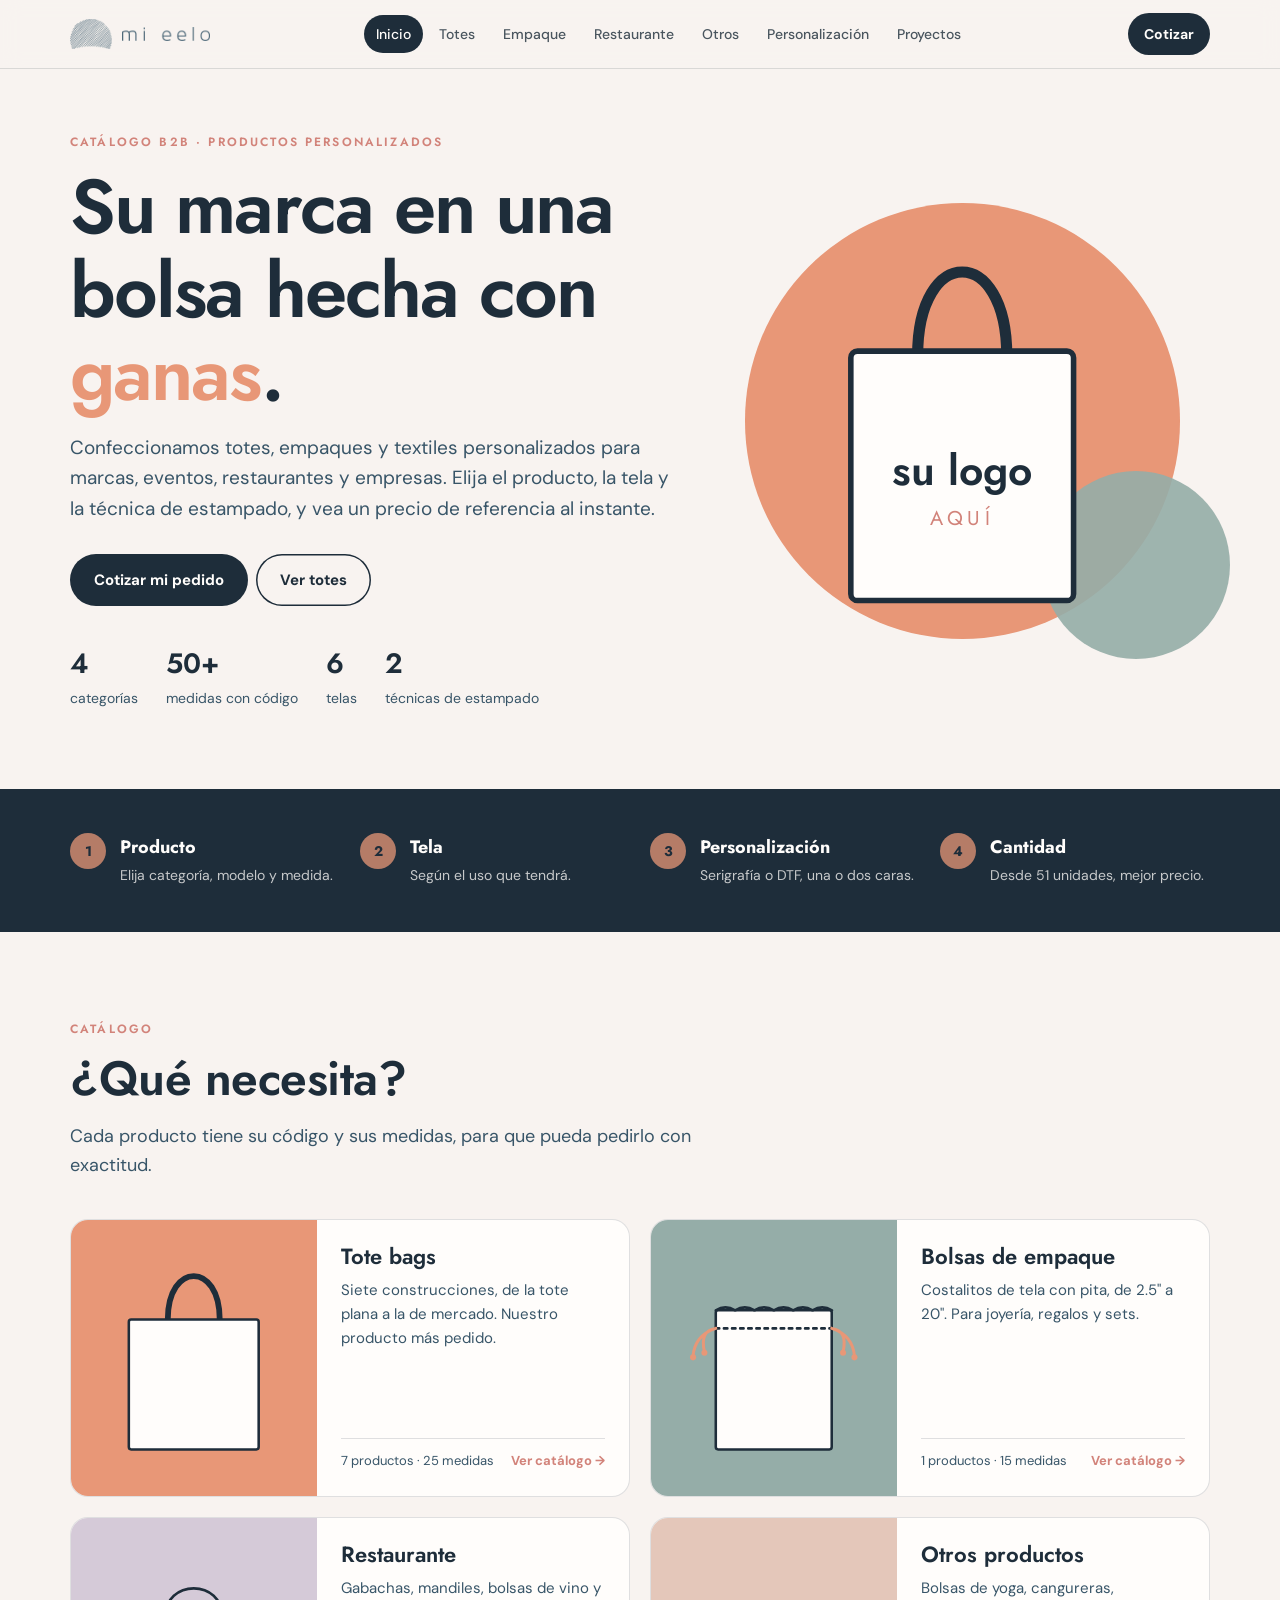
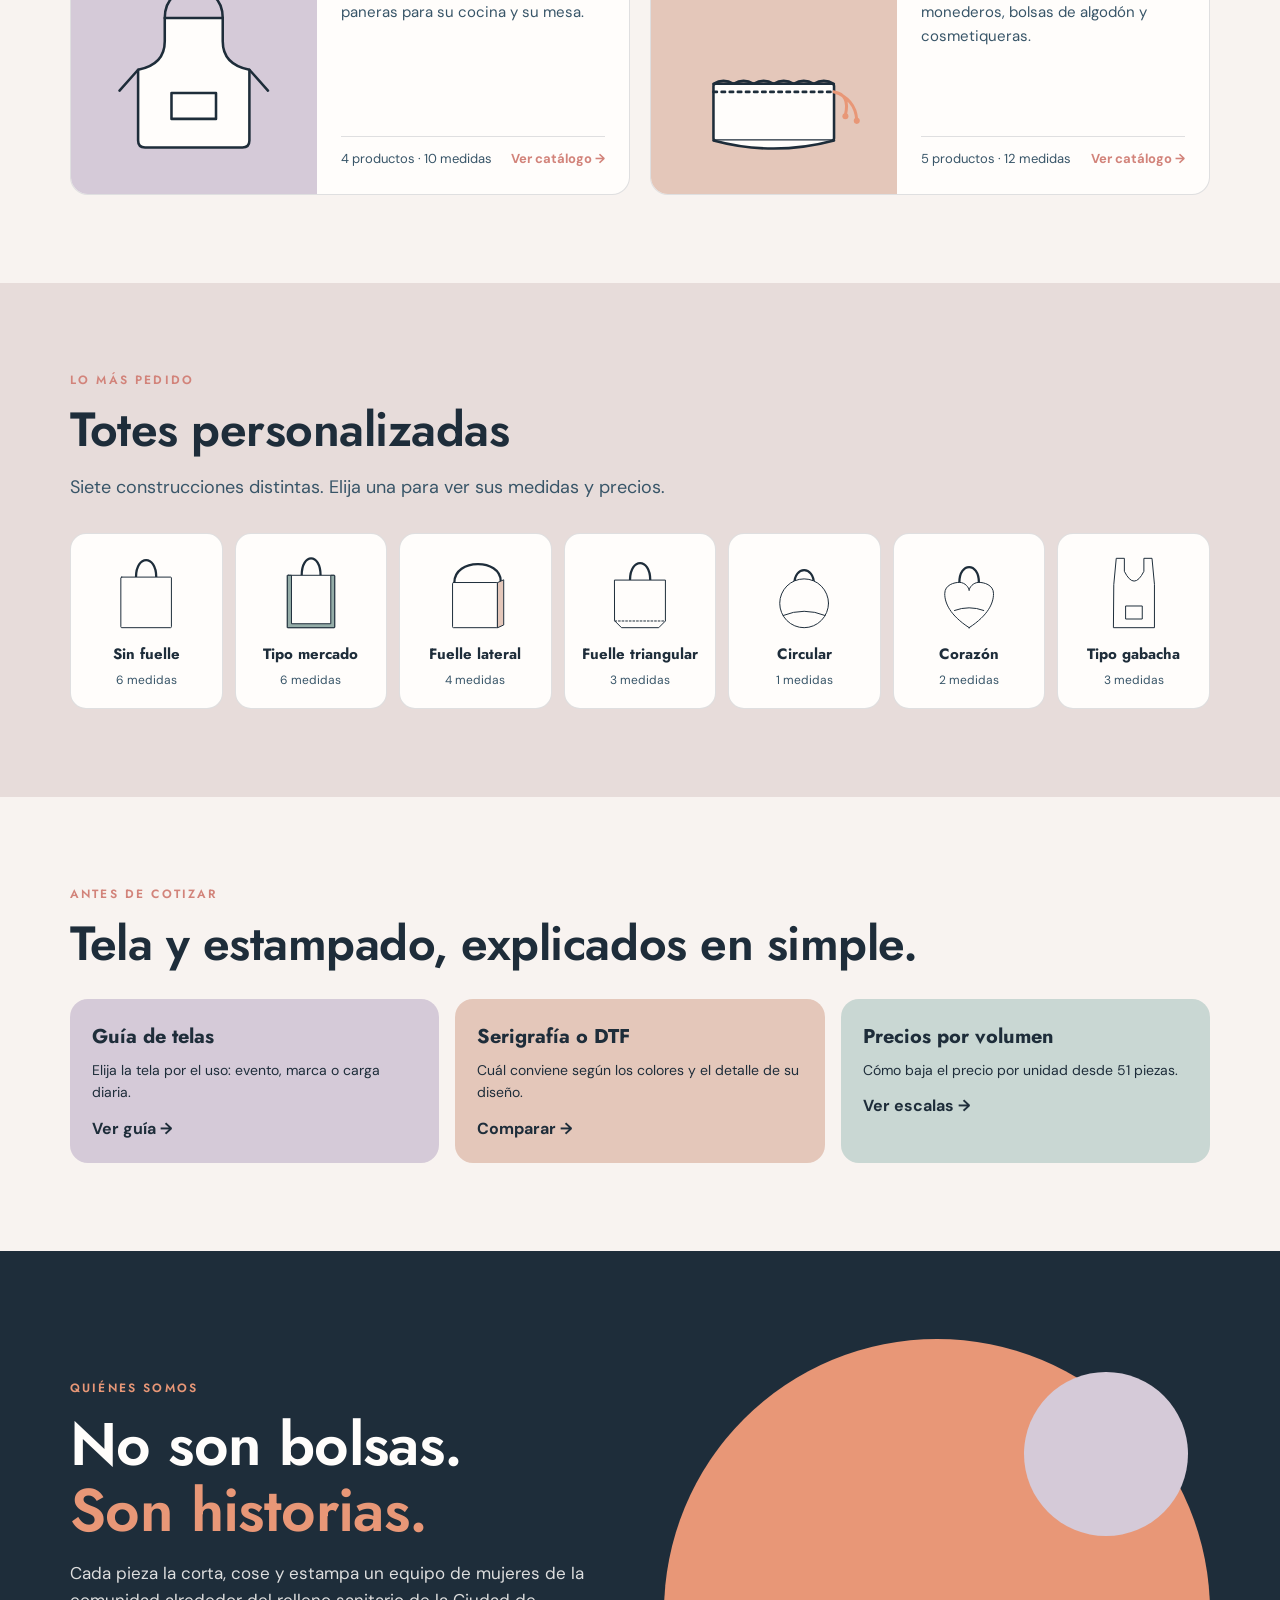
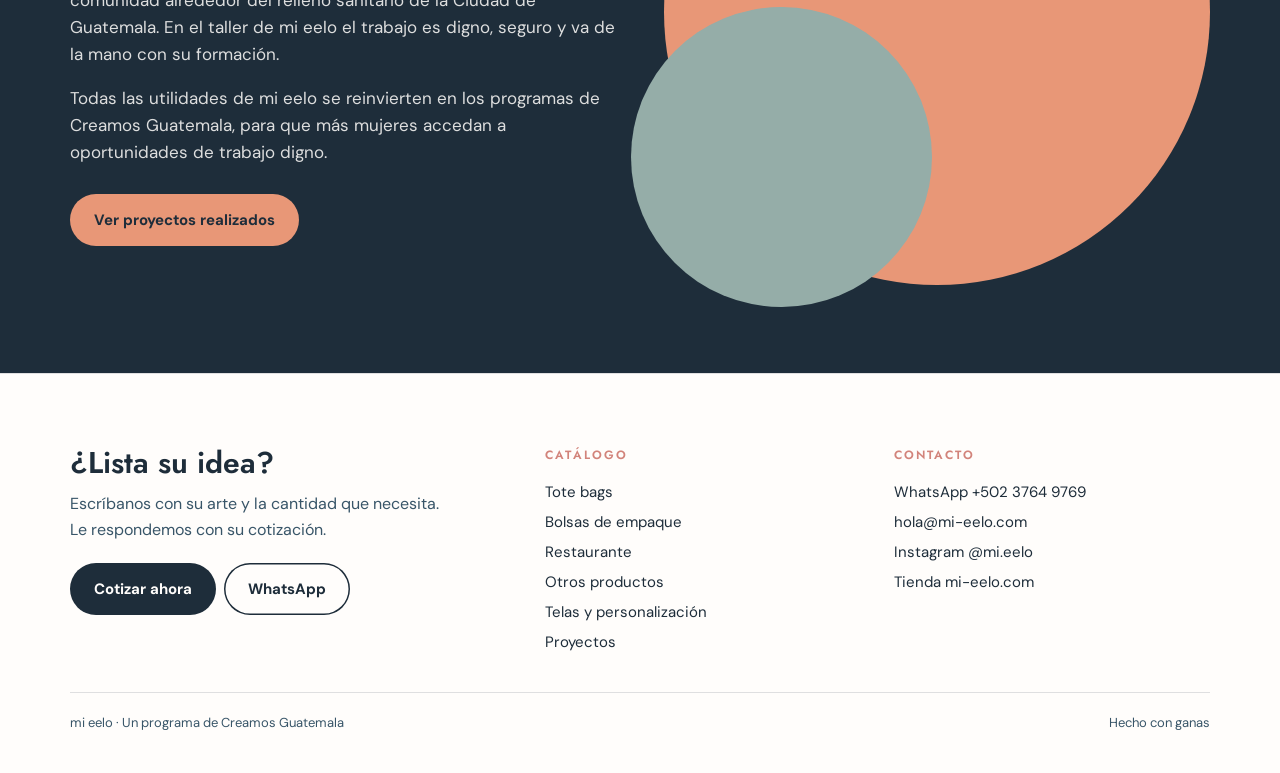
<file: index.html>
<!doctype html>
<html lang="es">
<head>
<meta charset="utf-8">
<meta name="viewport" content="width=device-width, initial-scale=1">
<title>mi eelo · Catálogo de productos personalizados</title>
<meta name="description" content="Totes, bolsas de empaque y textiles personalizados con serigrafía y DTF, con cotizador en línea.">
<link rel="preconnect" href="https://fonts.googleapis.com">
<link rel="preconnect" href="https://fonts.gstatic.com" crossorigin>
<link href="https://fonts.googleapis.com/css2?family=DM+Sans:opsz,wght@9..40,400;9..40,500;9..40,700&family=Jost:wght@400;500;600;700&display=swap" rel="stylesheet">
<link rel="stylesheet" href="assets/estilos.css?v=6">
</head>
<body data-pagina="inicio">
<div id="cargador" aria-hidden="true">
  <div class="cg-logo">
    <div class="cg-sol"><img src="assets/img/logo-sol.png" alt=""></div>
    <img class="cg-txt" src="assets/img/logo-texto.png" alt="">
    <div class="cg-barra"><i></i></div>
  </div>
</div>
<script>try{var c=document.getElementById('cargador');if(sessionStorage.getItem('mieelo-visto'))c.classList.add('rapido');sessionStorage.setItem('mieelo-visto','1')}catch(e){}</script>
<div id="encabezado"></div>
<header class="hero"><div class="wrap">
  <div>
    <div class="eyebrow">Catálogo B2B · Productos personalizados</div>
    <h1>Su marca en una bolsa hecha con <em>ganas</em>.</h1>
    <p class="lead">Confeccionamos totes, empaques y textiles personalizados para marcas, eventos, restaurantes y empresas. Elija el producto, la tela y la técnica de estampado, y vea un precio de referencia al instante.</p>
    <div class="botonera"><a href="cotizador.html" class="btn btn-primary">Cotizar mi pedido</a><a href="totes.html" class="btn btn-ghost">Ver totes</a></div>
    <div class="hero-meta"><div><b>4</b>categorías</div><div><b>50+</b>medidas con código</div><div><b>6</b>telas</div><div><b>2</b>técnicas de estampado</div></div>
  </div>
  <div class="hero-art" aria-hidden="true"><div class="sol"></div><div class="sol2"></div><svg viewBox="0 0 160 180" fill="none">
        <path d="M60 64 C60 14, 100 14, 100 64" stroke="#1E2D3A" stroke-width="5" stroke-linecap="round"/>
        <rect x="30" y="62" width="100" height="112" rx="3" fill="#FFFDFB" stroke="#1E2D3A" stroke-width="2.5"/>
        <text x="80" y="122" text-anchor="middle" font-family="Jost, sans-serif" font-size="19" font-weight="600" fill="#1E2D3A">su logo</text>
        <text x="80" y="140" text-anchor="middle" font-family="Jost, sans-serif" font-size="9" letter-spacing="2" fill="#D2837A">AQUÍ</text>
      </svg></div>
</div></header>

<div class="pasos"><div class="wrap"><ol>
  <li><span class="n">1</span><div><b>Producto</b><span>Elija categoría, modelo y medida.</span></div></li>
  <li><span class="n">2</span><div><b>Tela</b><span>Según el uso que tendrá.</span></div></li>
  <li><span class="n">3</span><div><b>Personalización</b><span>Serigrafía o DTF, una o dos caras.</span></div></li>
  <li><span class="n">4</span><div><b>Cantidad</b><span>Desde 51 unidades, mejor precio.</span></div></li>
</ol></div></div>

<section><div class="wrap">
  <div class="eyebrow">Catálogo</div>
  <h2>¿Qué necesita?</h2>
  <p class="lead">Cada producto tiene su código y sus medidas, para que pueda pedirlo con exactitud.</p>
  <div class="grid-cat" id="gridCategorias"></div>
</div></section>

<section style="background:var(--blush)"><div class="wrap">
  <div class="eyebrow">Lo más pedido</div>
  <h2>Totes personalizadas</h2>
  <p class="lead">Siete construcciones distintas. Elija una para ver sus medidas y precios.</p>
  <div class="atajos" id="atajosTotes"></div>
</div></section>

<section><div class="wrap">
  <div class="eyebrow">Antes de cotizar</div>
  <h2>Tela y estampado, explicados en simple.</h2>
  <div class="otras">
    <a class="cat-mini" href="personalizacion.html#telas" style="--c:var(--lila)"><b>Guía de telas</b><span>Elija la tela por el uso: evento, marca o carga diaria.</span><i>Ver guía →</i></a>
    <a class="cat-mini" href="personalizacion.html#tecnicas" style="--c:var(--arena)"><b>Serigrafía o DTF</b><span>Cuál conviene según los colores y el detalle de su diseño.</span><i>Comparar →</i></a>
    <a class="cat-mini" href="personalizacion.html#volumen" style="--c:#C9D7D3"><b>Precios por volumen</b><span>Cómo baja el precio por unidad desde 51 piezas.</span><i>Ver escalas →</i></a>
  </div>
</div></section>

<section class="historia"><div class="wrap">
  <div>
    <div class="eyebrow" style="color:var(--terra)">Quiénes somos</div>
    <h2>No son bolsas.<br><em>Son historias.</em></h2>
    <p>Cada pieza la corta, cose y estampa un equipo de mujeres de la comunidad alrededor del relleno sanitario de la Ciudad de Guatemala. En el taller de mi eelo el trabajo es digno, seguro y va de la mano con su formación.</p>
    <p>Todas las utilidades de mi eelo se reinvierten en los programas de Creamos Guatemala, para que más mujeres accedan a oportunidades de trabajo digno.</p>
    <div class="botonera" style="margin-top:28px"><a href="proyectos.html" class="btn btn-terra">Ver proyectos realizados</a></div>
  </div>
  <div class="circulos" aria-hidden="true">
    <i style="inset:0;background:var(--terra)"></i>
    <i style="width:55%;height:55%;left:-6%;bottom:-4%;background:var(--salvia)"></i>
    <i style="width:30%;height:30%;right:4%;top:6%;background:var(--lila)"></i>
  </div>
</div></section>
<div id="pie"></div>
<script src="assets/datos.js?v=6"></script>
<script src="assets/app.js?v=6"></script>
</body>
</html>
</file>
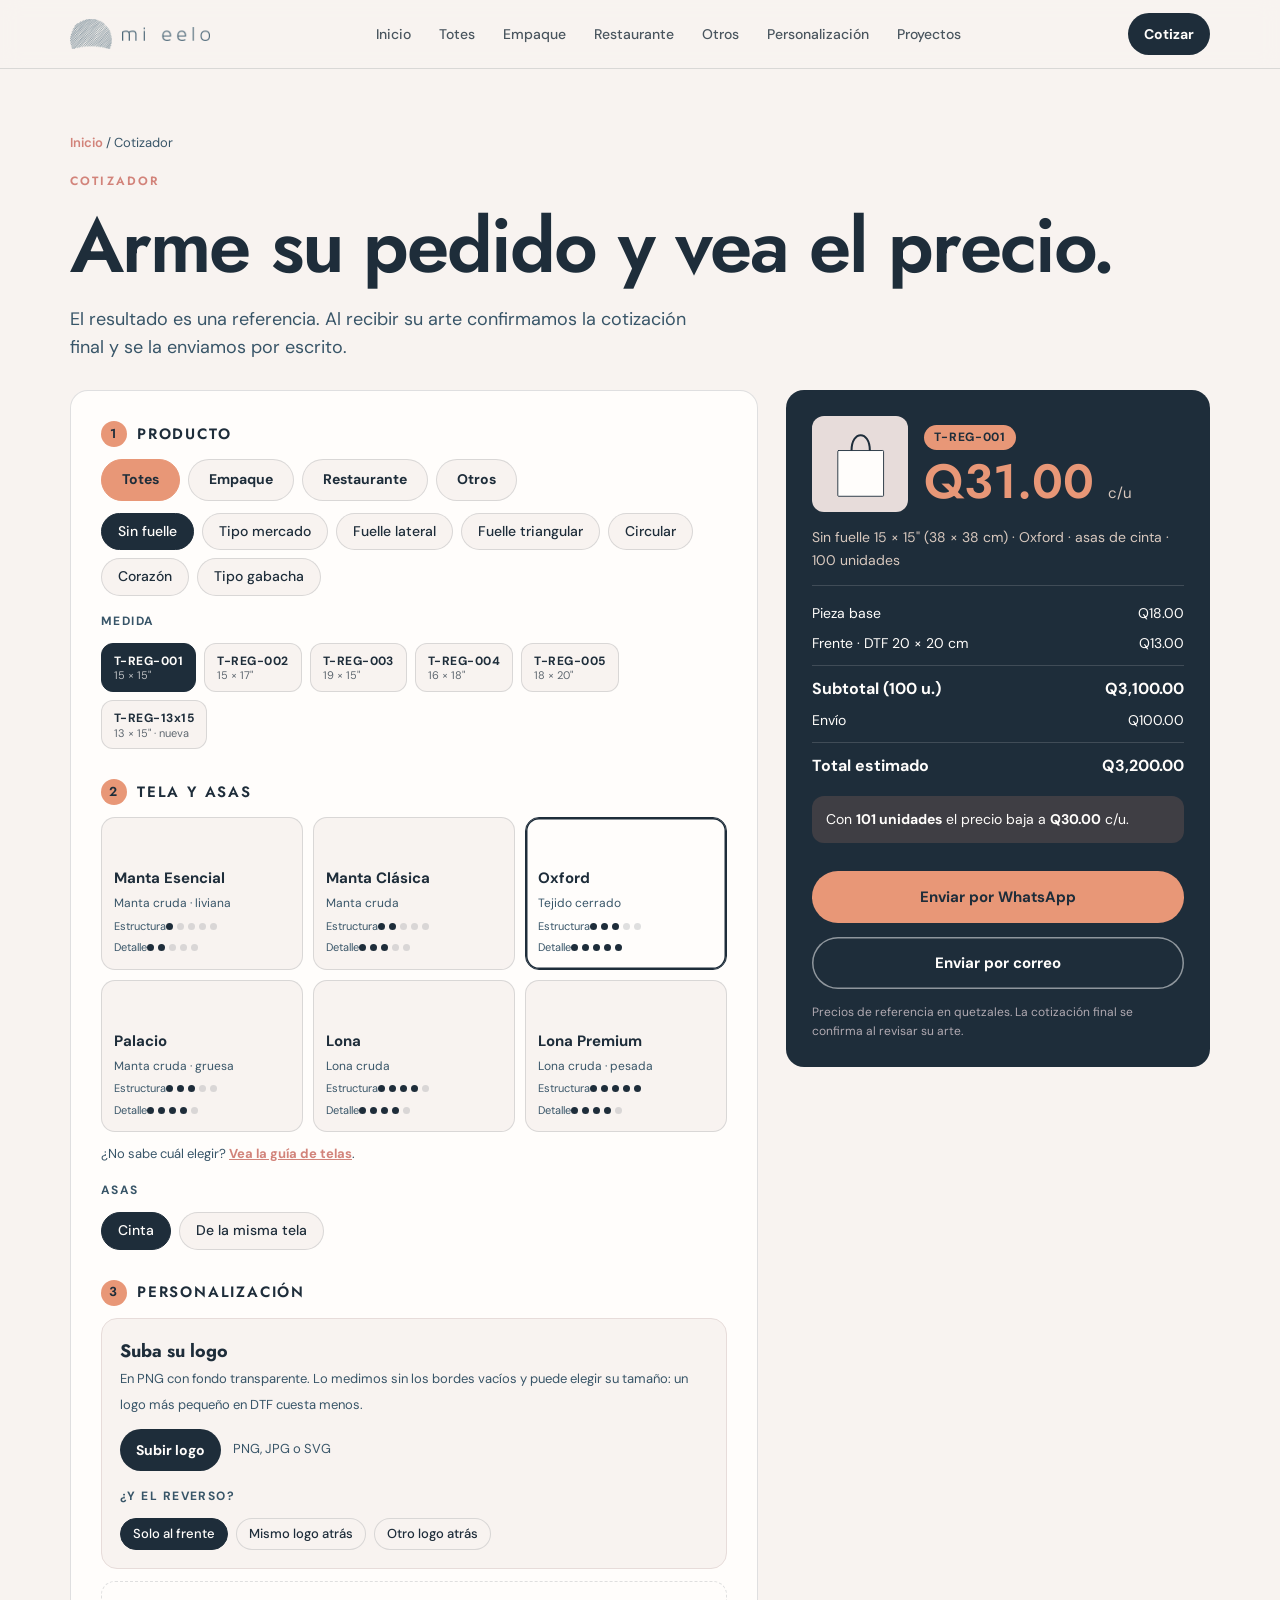
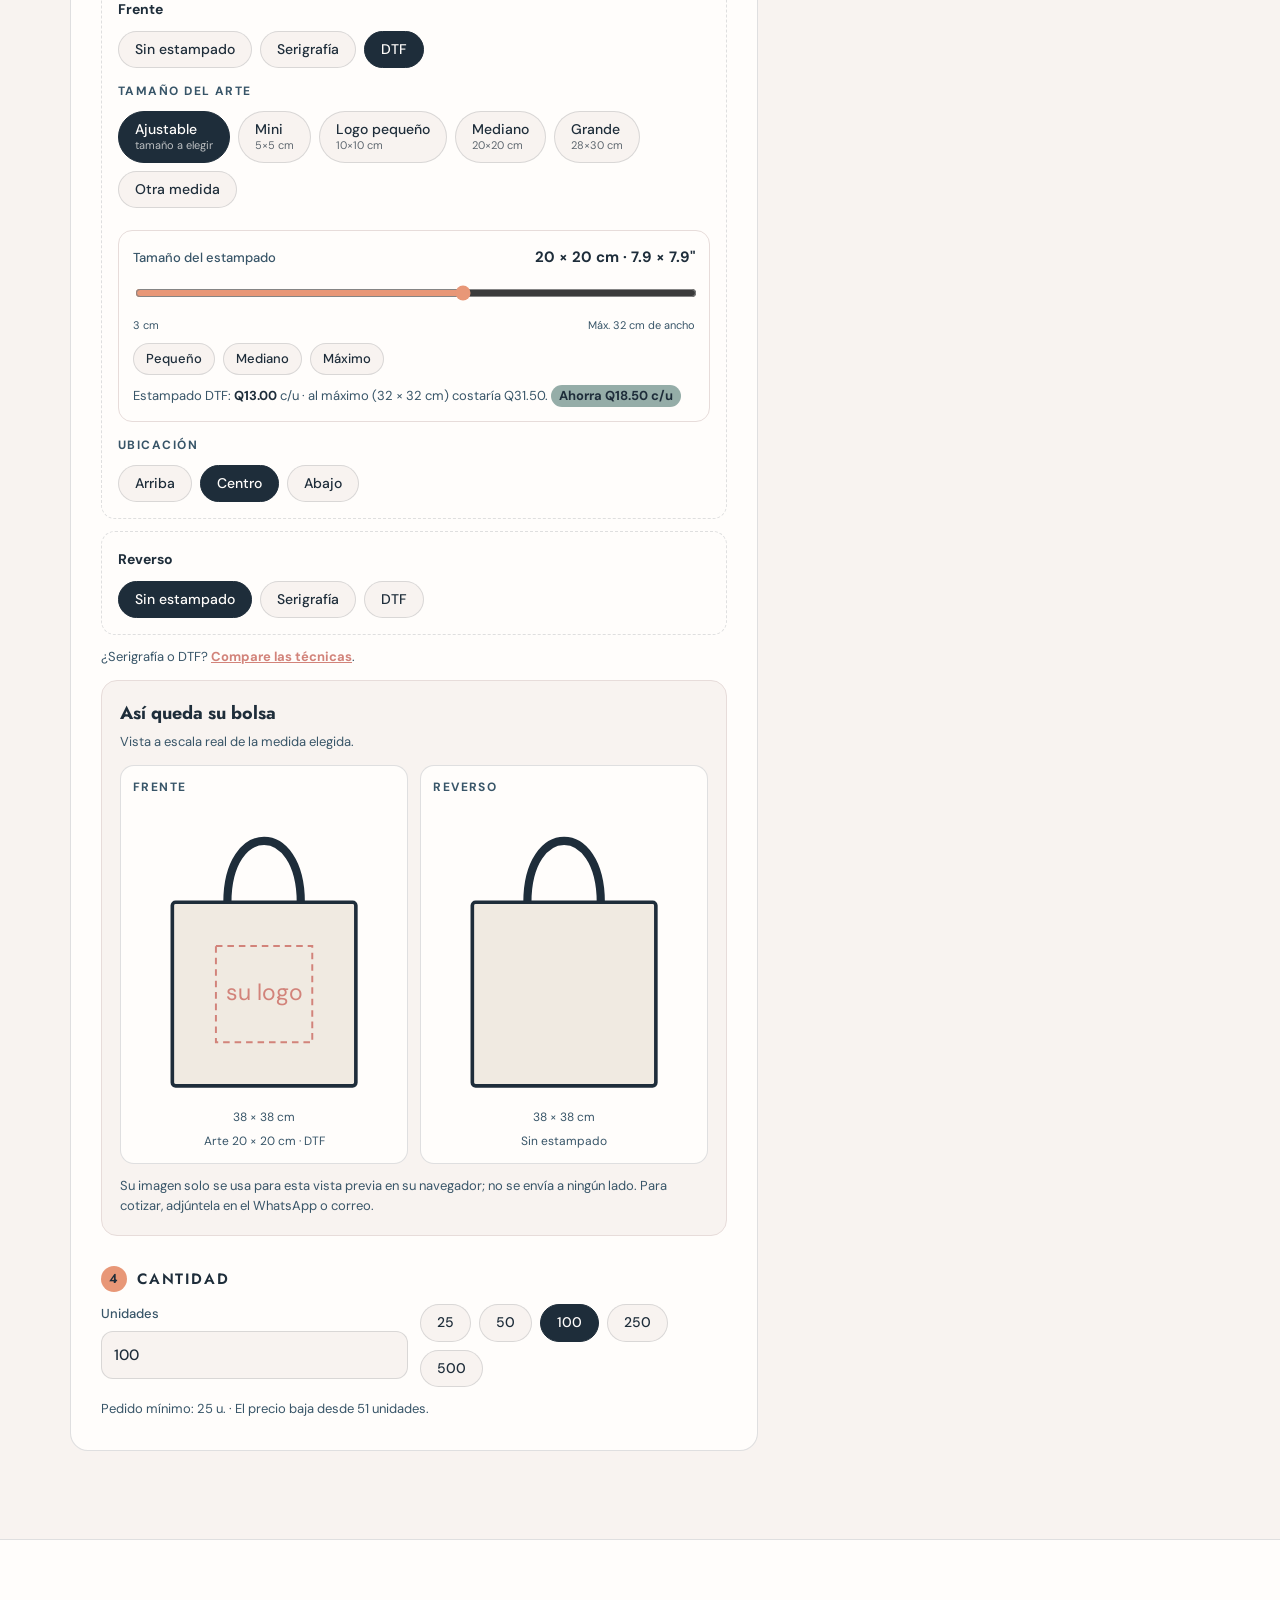
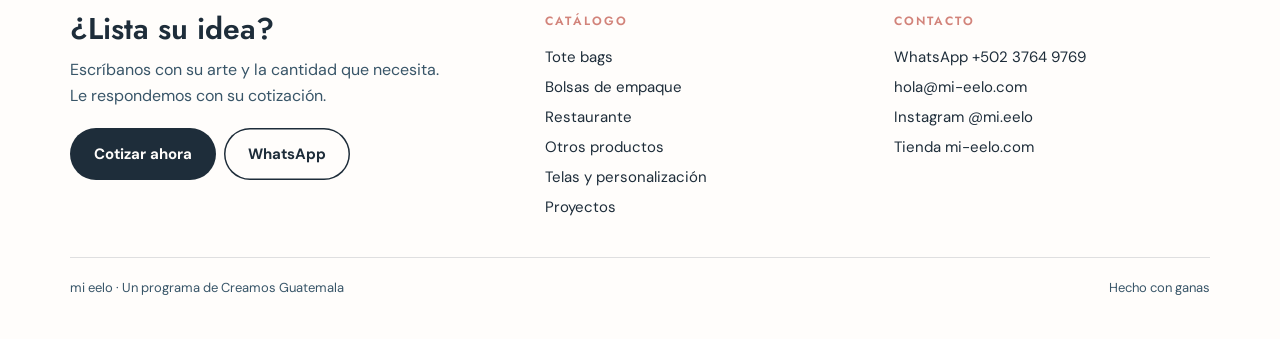
<file: cotizador.html>
<!doctype html>
<html lang="es">
<head>
<meta charset="utf-8">
<meta name="viewport" content="width=device-width, initial-scale=1">
<title>Cotizador · mi eelo</title>
<meta name="description" content="Cotice su pedido de productos personalizados al instante.">
<link rel="preconnect" href="https://fonts.googleapis.com">
<link rel="preconnect" href="https://fonts.gstatic.com" crossorigin>
<link href="https://fonts.googleapis.com/css2?family=DM+Sans:opsz,wght@9..40,400;9..40,500;9..40,700&family=Jost:wght@400;500;600;700&display=swap" rel="stylesheet">
<link rel="stylesheet" href="assets/estilos.css?v=6">
</head>
<body data-pagina="cotizador">
<div id="cargador" aria-hidden="true">
  <div class="cg-logo">
    <div class="cg-sol"><img src="assets/img/logo-sol.png" alt=""></div>
    <img class="cg-txt" src="assets/img/logo-texto.png" alt="">
    <div class="cg-barra"><i></i></div>
  </div>
</div>
<script>try{var c=document.getElementById('cargador');if(sessionStorage.getItem('mieelo-visto'))c.classList.add('rapido');sessionStorage.setItem('mieelo-visto','1')}catch(e){}</script>
<div id="encabezado"></div>
<header class="cabecera" style="padding-bottom:28px"><div class="wrap">
  <div class="migas"><a href="index.html">Inicio</a> / Cotizador</div>
  <div class="eyebrow">Cotizador</div>
  <h1>Arme su pedido y vea el precio.</h1>
  <p class="lead">El resultado es una referencia. Al recibir su arte confirmamos la cotización final y se la enviamos por escrito.</p>
</div></header>
<section style="padding-top:0"><div class="wrap"><div class="cot">
  <form class="form" id="cotForm" onsubmit="return false"></form>
  <aside class="resumen" aria-live="polite">
    <div class="r-top"><div class="r-foto" id="rFoto"></div>
      <div><span class="r-cod" id="rCod"></span><div class="unit" id="rUnit"></div></div></div>
    <div class="config" id="rConfig"></div>
    <div class="desglose" id="rDesglose"></div>
    <div class="hint" id="rHint"></div>
    <div class="avisos" id="rAvisos"></div>
    <a class="btn btn-terra" id="btnWa" target="_blank" rel="noopener">Enviar por WhatsApp</a>
    <a class="btn btn-ghost" id="btnMail">Enviar por correo</a>
    <p class="legal">Precios de referencia en quetzales. La cotización final se confirma al revisar su arte.</p>
  </aside>
</div></div></section>
<div id="pie"></div>
<script src="assets/datos.js?v=6"></script>
<script src="assets/app.js?v=6"></script>
</body>
</html>
</file>
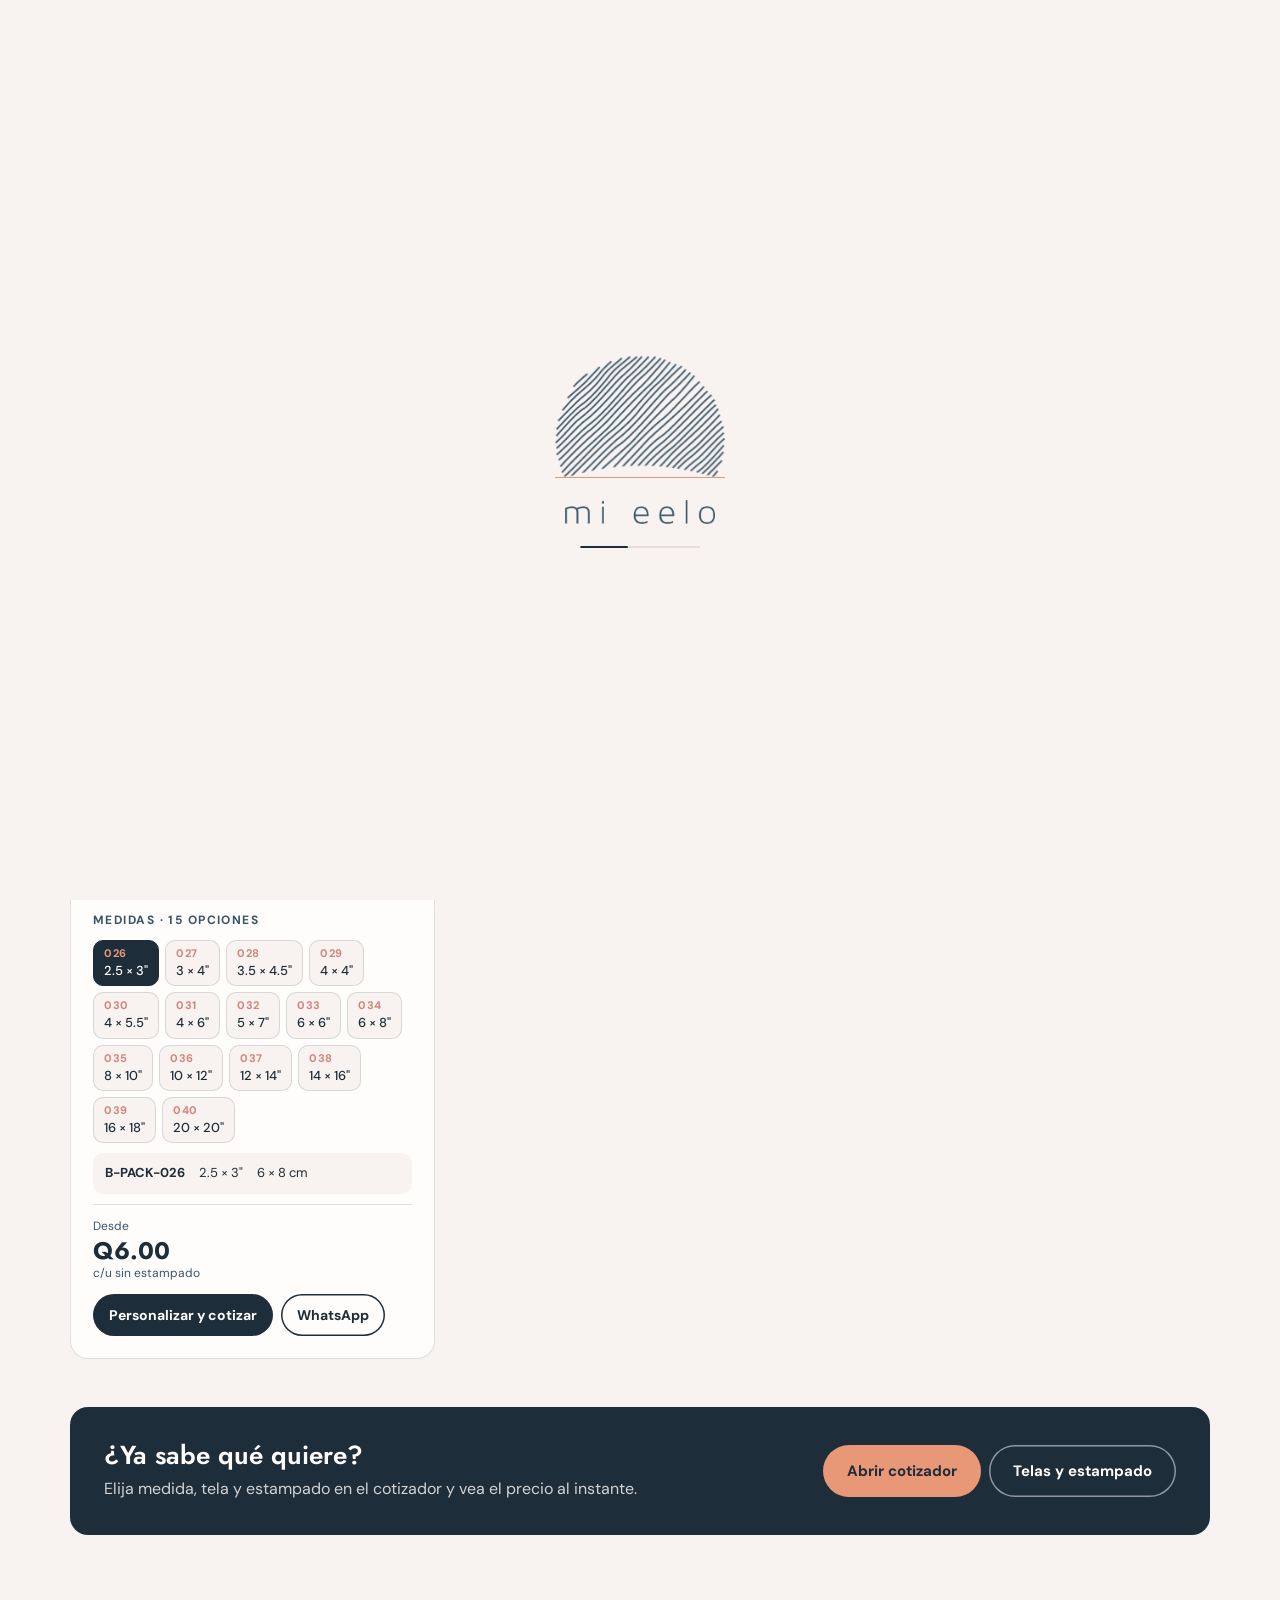
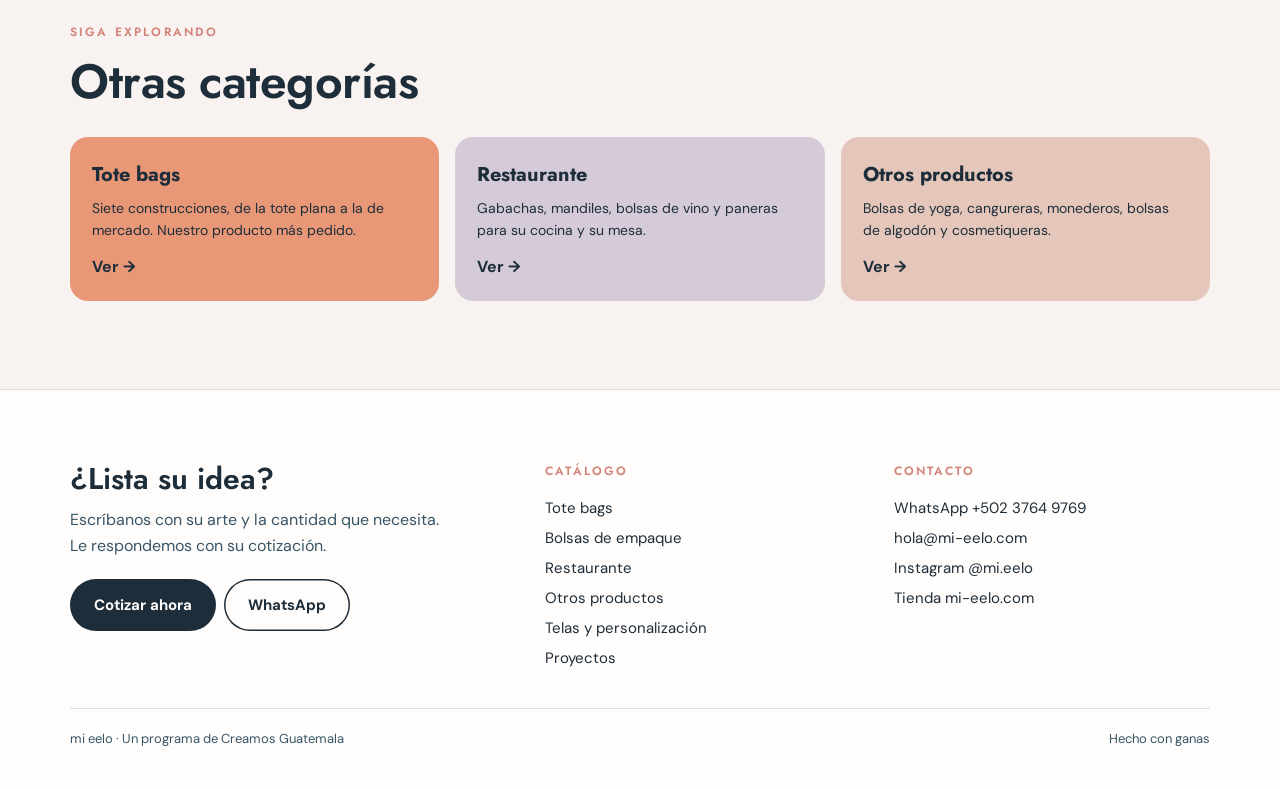
<file: empaque.html>
<!doctype html>
<html lang="es">
<head>
<meta charset="utf-8">
<meta name="viewport" content="width=device-width, initial-scale=1">
<title>Bolsas de empaque · mi eelo</title>
<meta name="description" content="Costalitos de tela con pita para empaque de productos, en 15 medidas.">
<link rel="preconnect" href="https://fonts.googleapis.com">
<link rel="preconnect" href="https://fonts.gstatic.com" crossorigin>
<link href="https://fonts.googleapis.com/css2?family=DM+Sans:opsz,wght@9..40,400;9..40,500;9..40,700&family=Jost:wght@400;500;600;700&display=swap" rel="stylesheet">
<link rel="stylesheet" href="assets/estilos.css?v=6">
</head>
<body data-pagina="empaque">
<div id="cargador" aria-hidden="true">
  <div class="cg-logo">
    <div class="cg-sol"><img src="assets/img/logo-sol.png" alt=""></div>
    <img class="cg-txt" src="assets/img/logo-texto.png" alt="">
    <div class="cg-barra"><i></i></div>
  </div>
</div>
<script>try{var c=document.getElementById('cargador');if(sessionStorage.getItem('mieelo-visto'))c.classList.add('rapido');sessionStorage.setItem('mieelo-visto','1')}catch(e){}</script>
<div id="encabezado"></div>
<header class="cabecera"><div class="wrap">
  <div class="migas"><a href="index.html">Inicio</a> / Bolsas de empaque</div>
  <div class="eyebrow">Bolsas de empaque</div>
  <h1>Empaque de tela que se queda.</h1>
  <p class="lead">Costalitos con doble pita o una pita, de 2.5" a 20". Ideales para joyería, sets de regalo y productos de marca.</p>
</div></header>
<section style="padding-top:0"><div class="wrap">
  <div id="catalogo"></div>
  
  <div class="banda-cta"><div><h3>¿Ya sabe qué quiere?</h3><p>Elija medida, tela y estampado en el cotizador y vea el precio al instante.</p></div>
    <div class="botonera"><a href="cotizador.html" class="btn btn-terra">Abrir cotizador</a><a href="personalizacion.html" class="btn btn-ghost" style="color:#FFFDFB;box-shadow:inset 0 0 0 1.5px rgba(255,255,255,.5)">Telas y estampado</a></div></div>
</div></section>
<section style="padding-top:0"><div class="wrap">
  <div class="eyebrow">Siga explorando</div><h2>Otras categorías</h2>
  <div class="otras" id="otrasCategorias"></div>
</div></section>
<div id="pie"></div>
<script src="assets/datos.js?v=6"></script>
<script src="assets/app.js?v=6"></script>
</body>
</html>
</file>
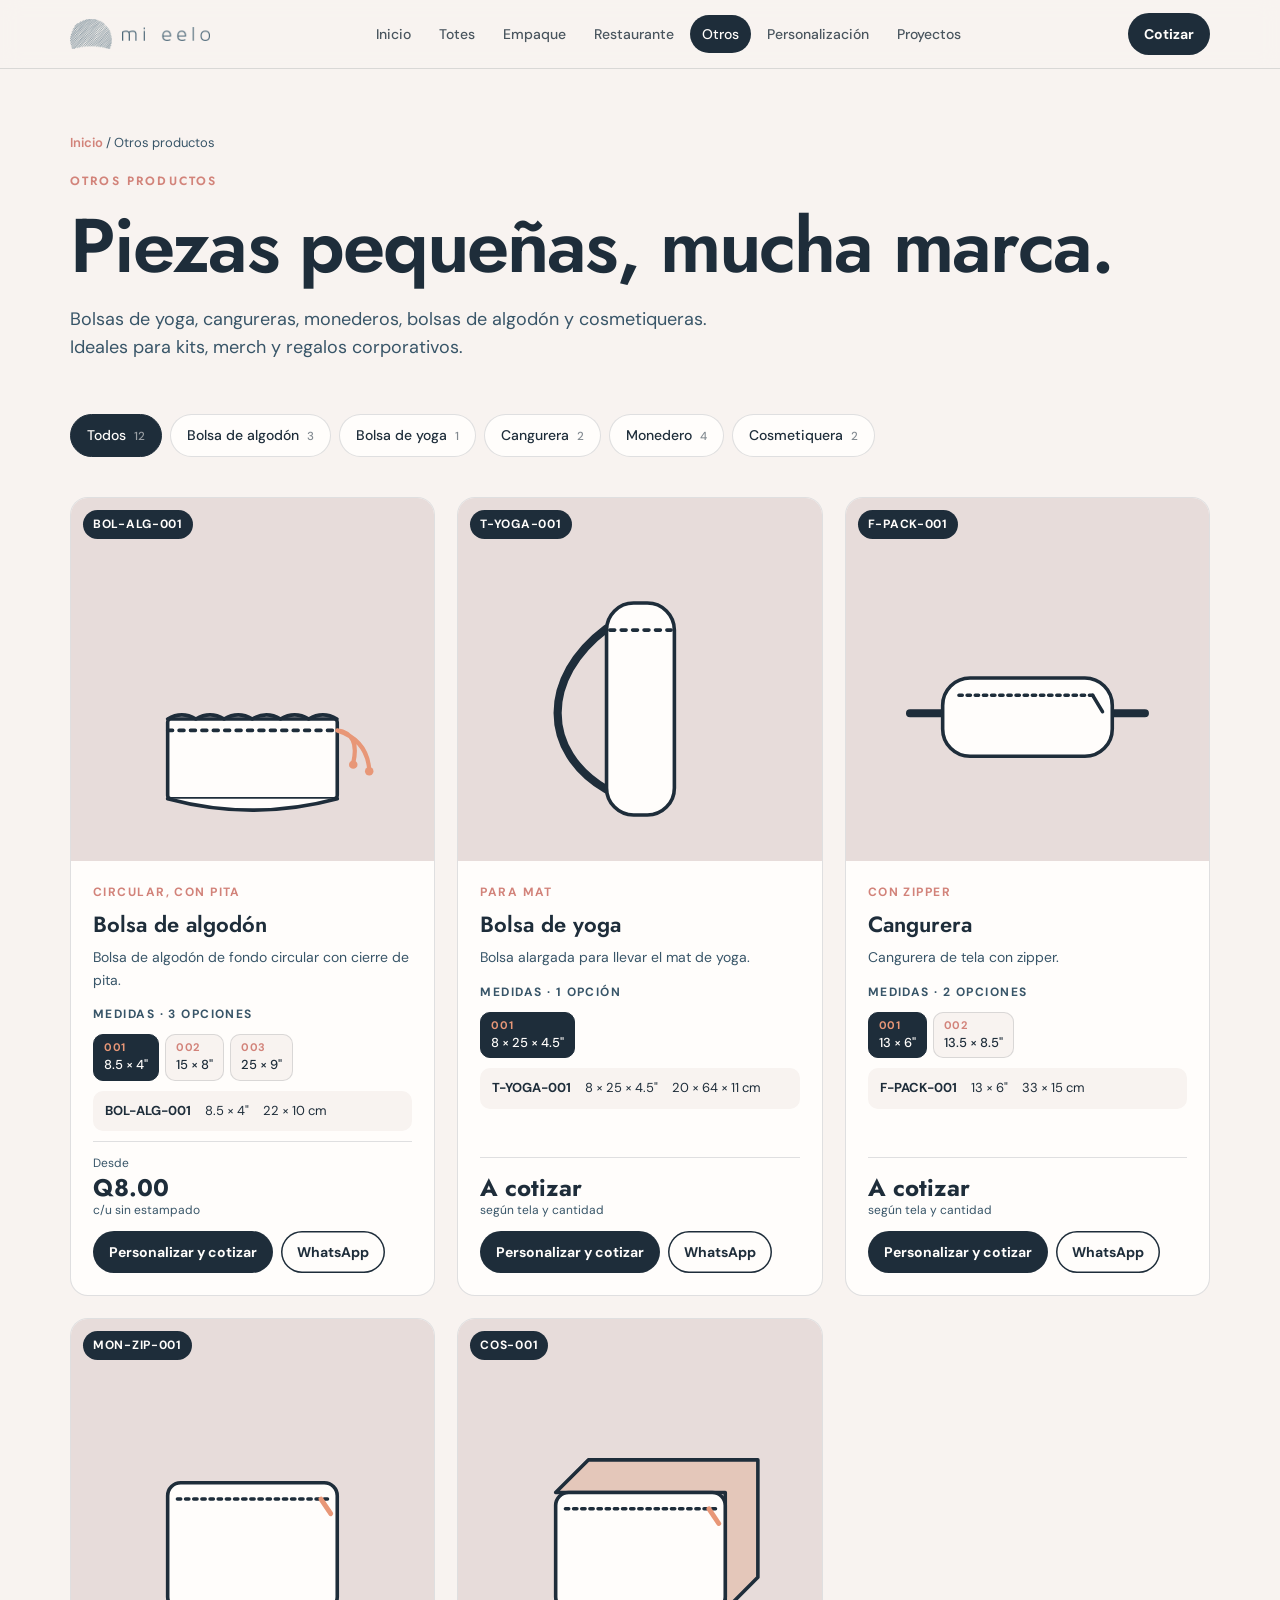
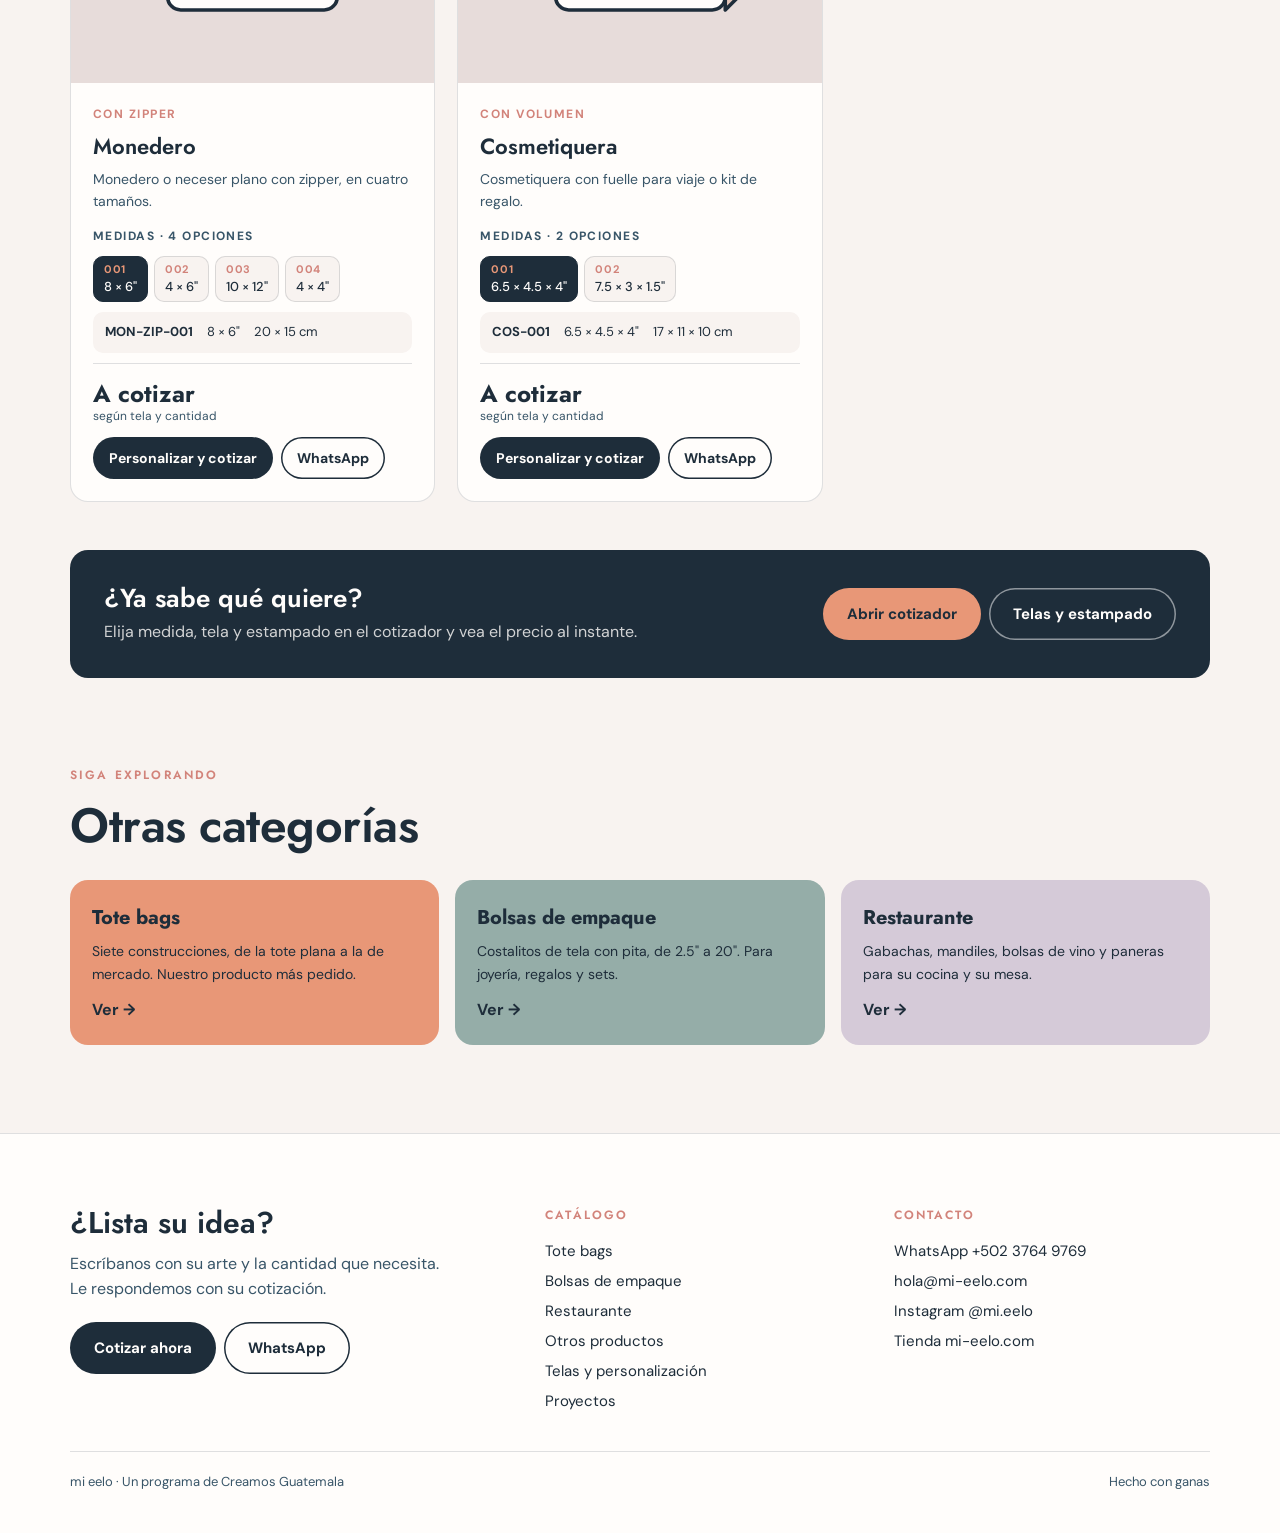
<file: otros.html>
<!doctype html>
<html lang="es">
<head>
<meta charset="utf-8">
<meta name="viewport" content="width=device-width, initial-scale=1">
<title>Otros productos · mi eelo</title>
<meta name="description" content="Bolsas de yoga, cangureras, monederos, bolsas de algodón y cosmetiqueras personalizadas.">
<link rel="preconnect" href="https://fonts.googleapis.com">
<link rel="preconnect" href="https://fonts.gstatic.com" crossorigin>
<link href="https://fonts.googleapis.com/css2?family=DM+Sans:opsz,wght@9..40,400;9..40,500;9..40,700&family=Jost:wght@400;500;600;700&display=swap" rel="stylesheet">
<link rel="stylesheet" href="assets/estilos.css?v=6">
</head>
<body data-pagina="otros">
<div id="cargador" aria-hidden="true">
  <div class="cg-logo">
    <div class="cg-sol"><img src="assets/img/logo-sol.png" alt=""></div>
    <img class="cg-txt" src="assets/img/logo-texto.png" alt="">
    <div class="cg-barra"><i></i></div>
  </div>
</div>
<script>try{var c=document.getElementById('cargador');if(sessionStorage.getItem('mieelo-visto'))c.classList.add('rapido');sessionStorage.setItem('mieelo-visto','1')}catch(e){}</script>
<div id="encabezado"></div>
<header class="cabecera"><div class="wrap">
  <div class="migas"><a href="index.html">Inicio</a> / Otros productos</div>
  <div class="eyebrow">Otros productos</div>
  <h1>Piezas pequeñas, mucha marca.</h1>
  <p class="lead">Bolsas de yoga, cangureras, monederos, bolsas de algodón y cosmetiqueras. Ideales para kits, merch y regalos corporativos.</p>
</div></header>
<section style="padding-top:0"><div class="wrap">
  <div id="catalogo"></div>
  
  <div class="banda-cta"><div><h3>¿Ya sabe qué quiere?</h3><p>Elija medida, tela y estampado en el cotizador y vea el precio al instante.</p></div>
    <div class="botonera"><a href="cotizador.html" class="btn btn-terra">Abrir cotizador</a><a href="personalizacion.html" class="btn btn-ghost" style="color:#FFFDFB;box-shadow:inset 0 0 0 1.5px rgba(255,255,255,.5)">Telas y estampado</a></div></div>
</div></section>
<section style="padding-top:0"><div class="wrap">
  <div class="eyebrow">Siga explorando</div><h2>Otras categorías</h2>
  <div class="otras" id="otrasCategorias"></div>
</div></section>
<div id="pie"></div>
<script src="assets/datos.js?v=6"></script>
<script src="assets/app.js?v=6"></script>
</body>
</html>
</file>
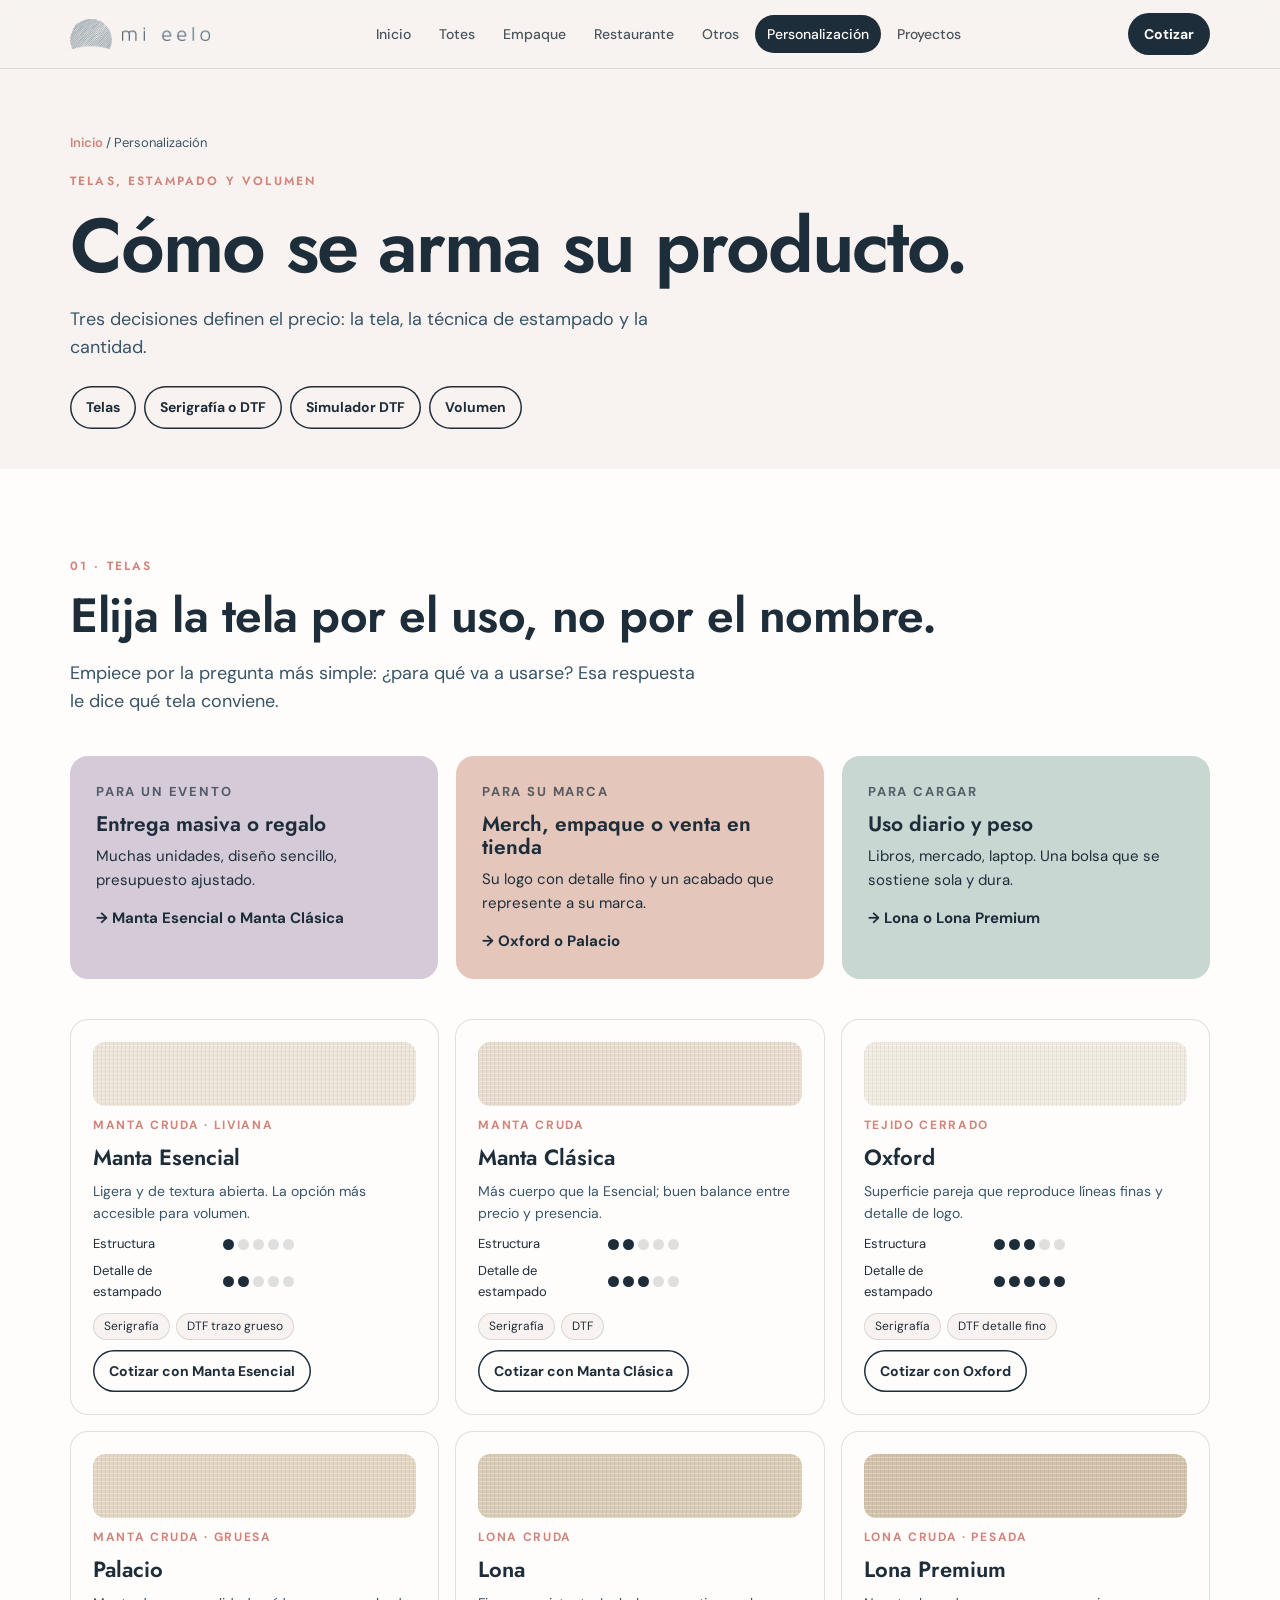
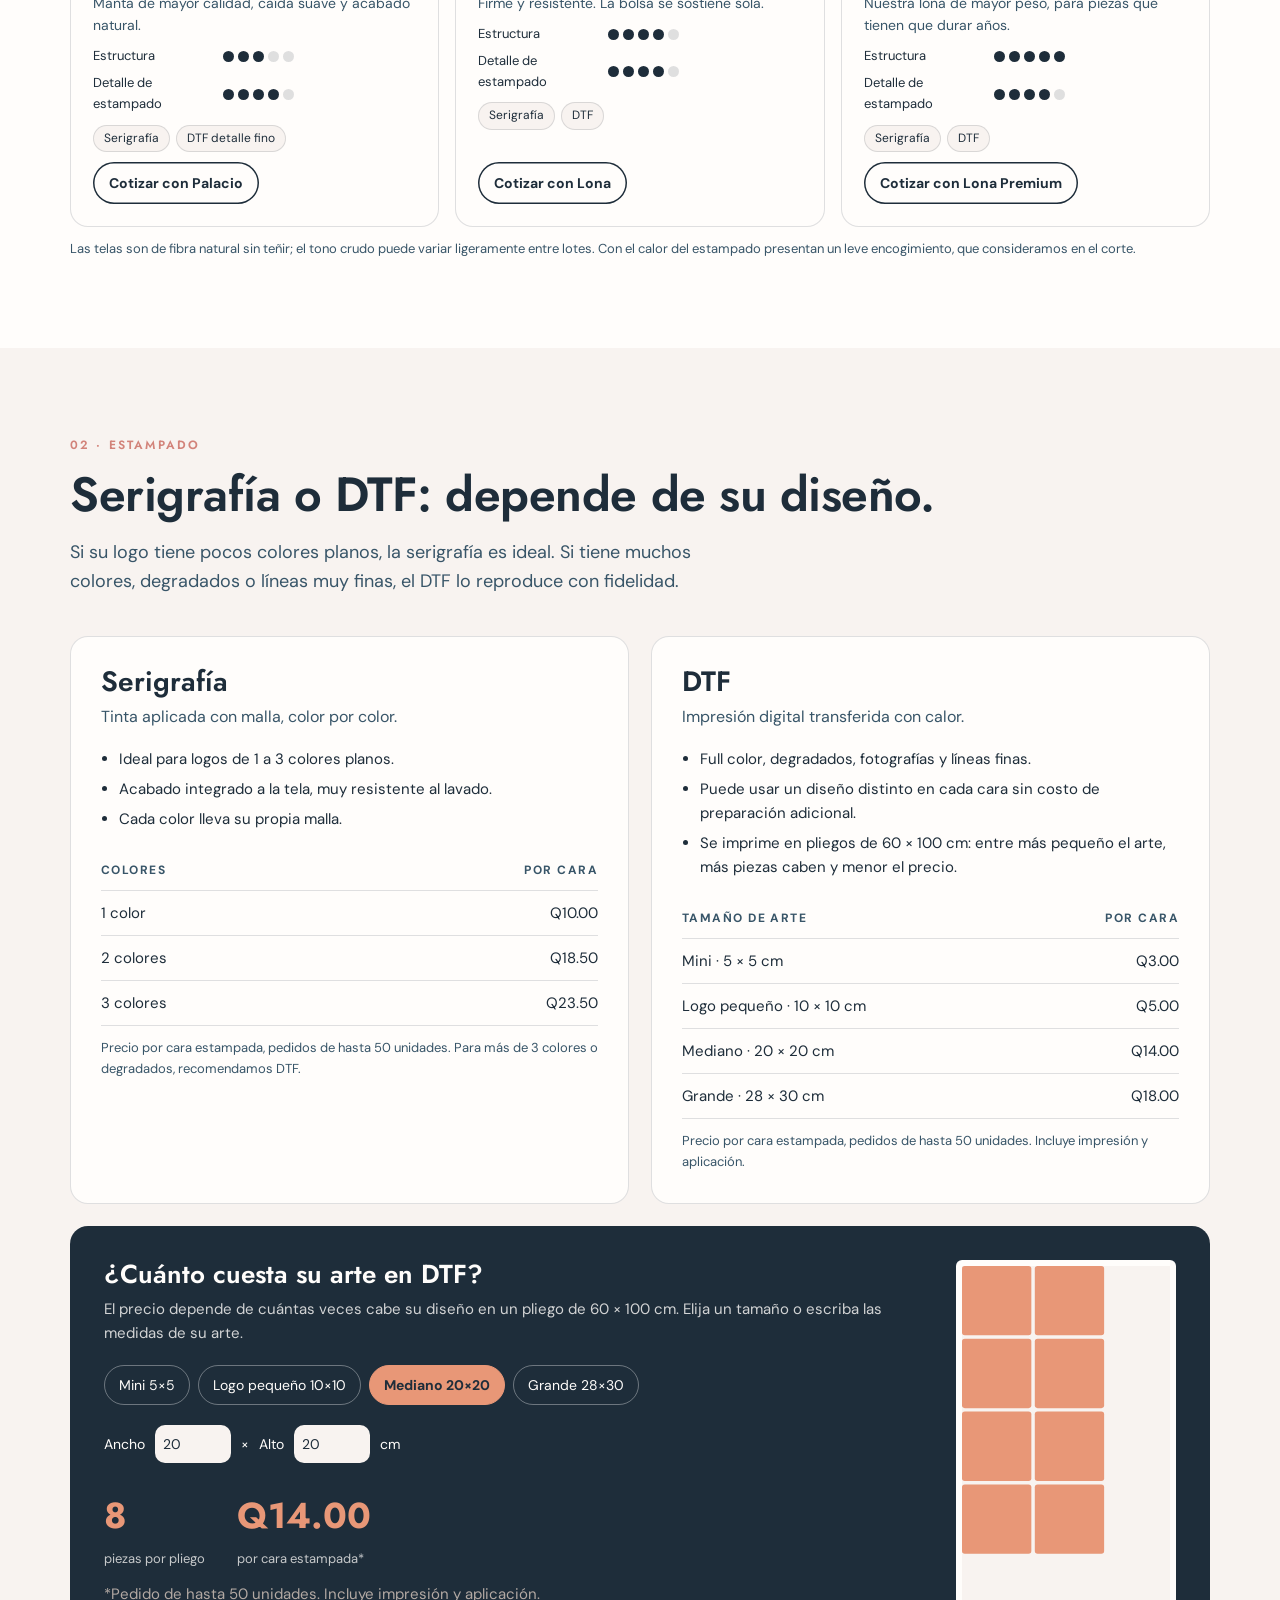
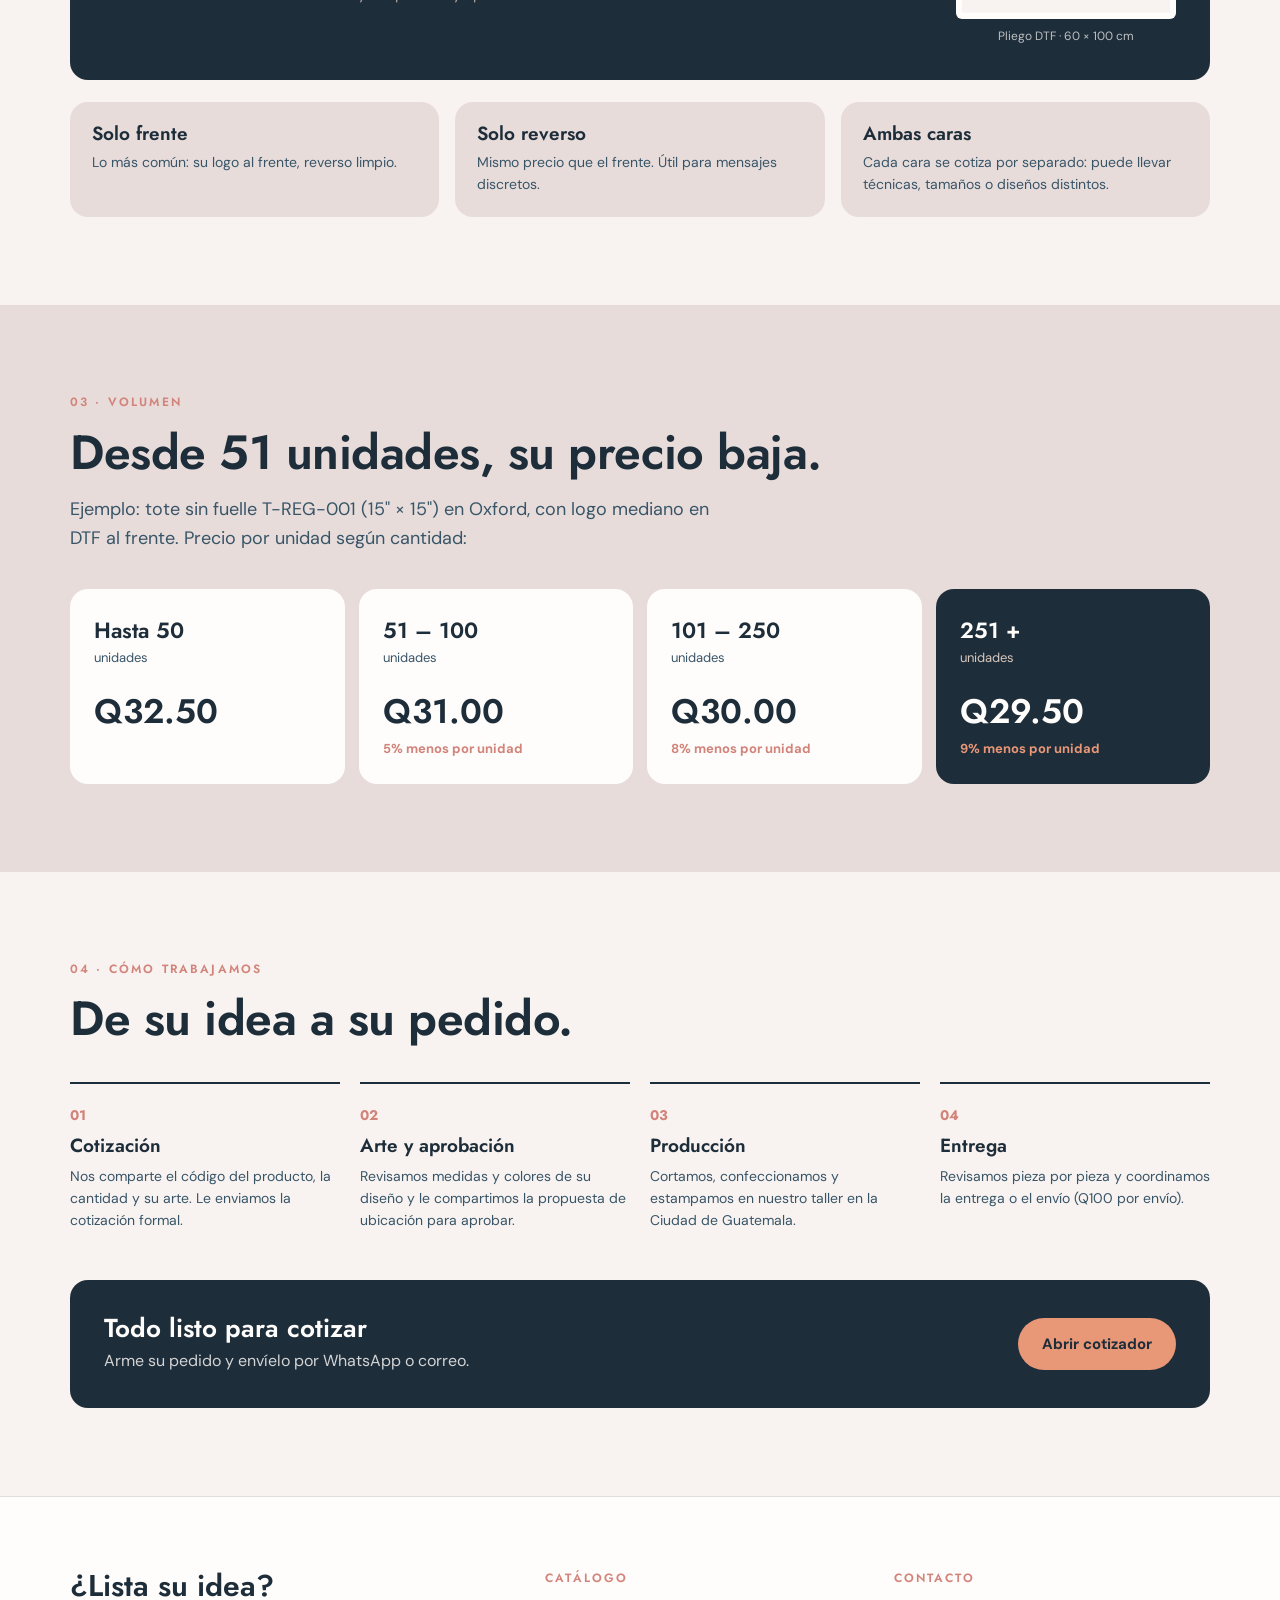
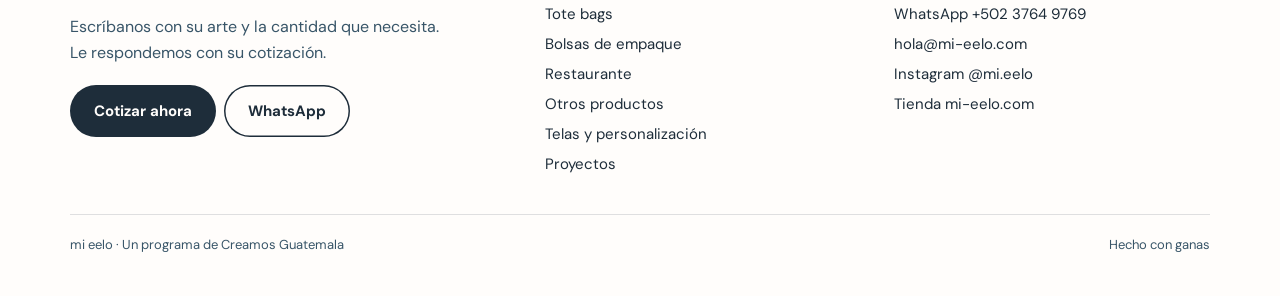
<file: personalizacion.html>
<!doctype html>
<html lang="es">
<head>
<meta charset="utf-8">
<meta name="viewport" content="width=device-width, initial-scale=1">
<title>Telas y personalización · mi eelo</title>
<meta name="description" content="Guía de telas, serigrafía vs DTF, simulador de pliego DTF y precios por volumen.">
<link rel="preconnect" href="https://fonts.googleapis.com">
<link rel="preconnect" href="https://fonts.gstatic.com" crossorigin>
<link href="https://fonts.googleapis.com/css2?family=DM+Sans:opsz,wght@9..40,400;9..40,500;9..40,700&family=Jost:wght@400;500;600;700&display=swap" rel="stylesheet">
<link rel="stylesheet" href="assets/estilos.css?v=6">
</head>
<body data-pagina="personalizacion">
<div id="cargador" aria-hidden="true">
  <div class="cg-logo">
    <div class="cg-sol"><img src="assets/img/logo-sol.png" alt=""></div>
    <img class="cg-txt" src="assets/img/logo-texto.png" alt="">
    <div class="cg-barra"><i></i></div>
  </div>
</div>
<script>try{var c=document.getElementById('cargador');if(sessionStorage.getItem('mieelo-visto'))c.classList.add('rapido');sessionStorage.setItem('mieelo-visto','1')}catch(e){}</script>
<div id="encabezado"></div>
<header class="cabecera"><div class="wrap">
  <div class="migas"><a href="index.html">Inicio</a> / Personalización</div>
  <div class="eyebrow">Telas, estampado y volumen</div>
  <h1>Cómo se arma su producto.</h1>
  <p class="lead">Tres decisiones definen el precio: la tela, la técnica de estampado y la cantidad.</p>
  <div class="botonera" style="margin-top:24px"><a href="#telas" class="btn btn-ghost btn-sm">Telas</a><a href="#tecnicas" class="btn btn-ghost btn-sm">Serigrafía o DTF</a><a href="#dtf" class="btn btn-ghost btn-sm">Simulador DTF</a><a href="#volumen" class="btn btn-ghost btn-sm">Volumen</a></div>
</div></header>

<section id="telas" style="background:var(--blanco)"><div class="wrap">
  <div class="eyebrow">01 · Telas</div>
  <h2>Elija la tela por el uso, no por el nombre.</h2>
  <p class="lead">Empiece por la pregunta más simple: ¿para qué va a usarse? Esa respuesta le dice qué tela conviene.</p>
  <div class="guia">
    <div class="uso"><div class="q">Para un evento</div><h3>Entrega masiva o regalo</h3><p>Muchas unidades, diseño sencillo, presupuesto ajustado.</p><div class="rec">→ Manta Esencial o Manta Clásica</div></div>
    <div class="uso"><div class="q">Para su marca</div><h3>Merch, empaque o venta en tienda</h3><p>Su logo con detalle fino y un acabado que represente a su marca.</p><div class="rec">→ Oxford o Palacio</div></div>
    <div class="uso"><div class="q">Para cargar</div><h3>Uso diario y peso</h3><p>Libros, mercado, laptop. Una bolsa que se sostiene sola y dura.</p><div class="rec">→ Lona o Lona Premium</div></div>
  </div>
  <div class="grid-telas" id="gridTelas"></div>
  <p class="nota">Las telas son de fibra natural sin teñir; el tono crudo puede variar ligeramente entre lotes. Con el calor del estampado presentan un leve encogimiento, que consideramos en el corte.</p>
</div></section>

<section id="tecnicas"><div class="wrap">
  <div class="eyebrow">02 · Estampado</div>
  <h2>Serigrafía o DTF: depende de su diseño.</h2>
  <p class="lead">Si su logo tiene pocos colores planos, la serigrafía es ideal. Si tiene muchos colores, degradados o líneas muy finas, el DTF lo reproduce con fidelidad.</p>
  <div class="tecnicas">
    <div class="tecnica"><h3>Serigrafía</h3><p class="sub">Tinta aplicada con malla, color por color.</p>
      <ul><li>Ideal para logos de 1 a 3 colores planos.</li><li>Acabado integrado a la tela, muy resistente al lavado.</li><li>Cada color lleva su propia malla.</li></ul>
      <table class="precios" id="tablaSerigrafia"></table>
      <p class="nota">Precio por cara estampada, pedidos de hasta 50 unidades. Para más de 3 colores o degradados, recomendamos DTF.</p></div>
    <div class="tecnica"><h3>DTF</h3><p class="sub">Impresión digital transferida con calor.</p>
      <ul><li>Full color, degradados, fotografías y líneas finas.</li><li>Puede usar un diseño distinto en cada cara sin costo de preparación adicional.</li><li>Se imprime en pliegos de 60 × 100 cm: entre más pequeño el arte, más piezas caben y menor el precio.</li></ul>
      <table class="precios" id="tablaDTF"></table>
      <p class="nota">Precio por cara estampada, pedidos de hasta 50 unidades. Incluye impresión y aplicación.</p></div>
  </div>
  <div class="simulador" id="dtf">
    <div>
      <h3>¿Cuánto cuesta su arte en DTF?</h3>
      <p>El precio depende de cuántas veces cabe su diseño en un pliego de 60 × 100 cm. Elija un tamaño o escriba las medidas de su arte.</p>
      <div class="sim-ctrl" id="simCtrl"></div>
      <div class="sim-custom"><span>Ancho</span><input type="number" id="simW" min="2" max="60" value="20" aria-label="Ancho del arte en cm"><span>×</span><span>Alto</span><input type="number" id="simH" min="2" max="100" value="20" aria-label="Alto del arte en cm"><span>cm</span></div>
      <div class="sim-res"><div><b id="simN">–</b><span>piezas por pliego</span></div><div><b id="simP">–</b><span>por cara estampada*</span></div></div>
      <p class="nota" style="color:var(--lino)">*Pedido de hasta 50 unidades. Incluye impresión y aplicación.</p>
    </div>
    <div class="metro-box"><div class="metro"><svg id="metroSvg" viewBox="0 0 60 100"></svg></div><div class="metro-lbl">Pliego DTF · 60 × 100 cm</div></div>
  </div>
  <div class="caras">
    <div class="cara"><h4>Solo frente</h4><p>Lo más común: su logo al frente, reverso limpio.</p></div>
    <div class="cara"><h4>Solo reverso</h4><p>Mismo precio que el frente. Útil para mensajes discretos.</p></div>
    <div class="cara"><h4>Ambas caras</h4><p>Cada cara se cotiza por separado: puede llevar técnicas, tamaños o diseños distintos.</p></div>
  </div>
</div></section>

<section id="volumen" style="background:var(--blush)"><div class="wrap">
  <div class="eyebrow">03 · Volumen</div>
  <h2>Desde 51 unidades, su precio baja.</h2>
  <p class="lead">Ejemplo: tote sin fuelle T-REG-001 (15" × 15") en Oxford, con logo mediano en DTF al frente. Precio por unidad según cantidad:</p>
  <div class="escalas" id="gridEscalas"></div>
</div></section>

<section><div class="wrap">
  <div class="eyebrow">04 · Cómo trabajamos</div>
  <h2>De su idea a su pedido.</h2>
  <div class="proceso">
    <div><h4>Cotización</h4><p>Nos comparte el código del producto, la cantidad y su arte. Le enviamos la cotización formal.</p></div>
    <div><h4>Arte y aprobación</h4><p>Revisamos medidas y colores de su diseño y le compartimos la propuesta de ubicación para aprobar.</p></div>
    <div><h4>Producción</h4><p>Cortamos, confeccionamos y estampamos en nuestro taller en la Ciudad de Guatemala.</p></div>
    <div><h4>Entrega</h4><p>Revisamos pieza por pieza y coordinamos la entrega o el envío (Q100 por envío).</p></div>
  </div>
  <div class="banda-cta"><div><h3>Todo listo para cotizar</h3><p>Arme su pedido y envíelo por WhatsApp o correo.</p></div><a href="cotizador.html" class="btn btn-terra">Abrir cotizador</a></div>
</div></section>
<div id="pie"></div>
<script src="assets/datos.js?v=6"></script>
<script src="assets/app.js?v=6"></script>
</body>
</html>
</file>
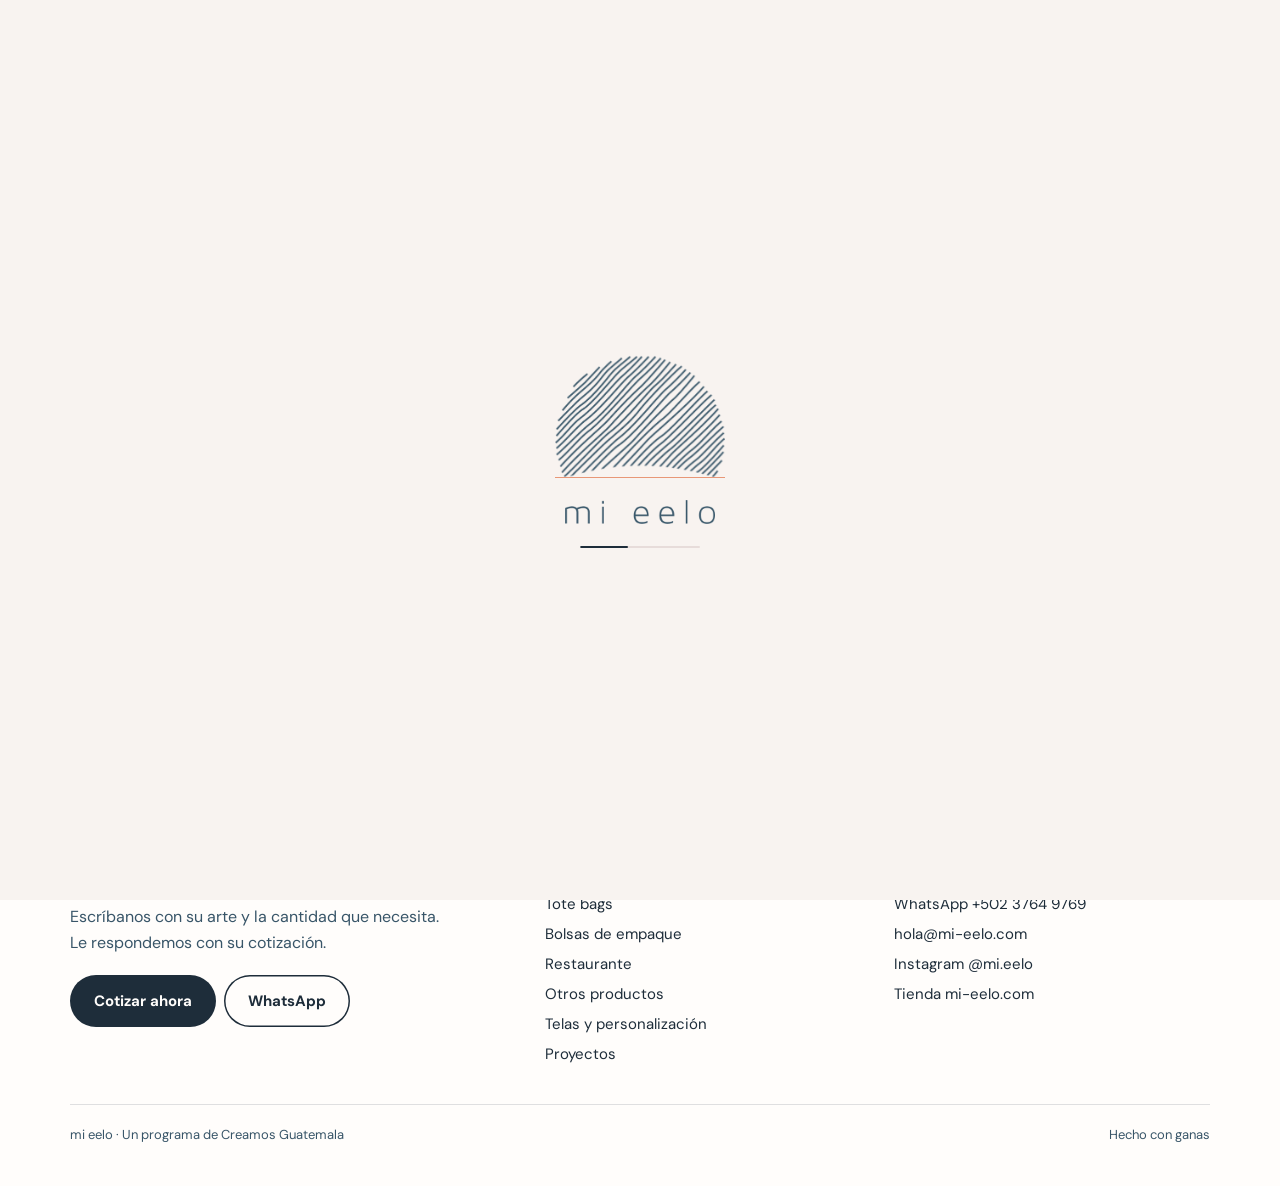
<file: proyectos.html>
<!doctype html>
<html lang="es">
<head>
<meta charset="utf-8">
<meta name="viewport" content="width=device-width, initial-scale=1">
<title>Proyectos · mi eelo</title>
<meta name="description" content="Producciones realizadas por mi eelo para marcas y organizaciones.">
<link rel="preconnect" href="https://fonts.googleapis.com">
<link rel="preconnect" href="https://fonts.gstatic.com" crossorigin>
<link href="https://fonts.googleapis.com/css2?family=DM+Sans:opsz,wght@9..40,400;9..40,500;9..40,700&family=Jost:wght@400;500;600;700&display=swap" rel="stylesheet">
<link rel="stylesheet" href="assets/estilos.css?v=6">
</head>
<body data-pagina="proyectos">
<div id="cargador" aria-hidden="true">
  <div class="cg-logo">
    <div class="cg-sol"><img src="assets/img/logo-sol.png" alt=""></div>
    <img class="cg-txt" src="assets/img/logo-texto.png" alt="">
    <div class="cg-barra"><i></i></div>
  </div>
</div>
<script>try{var c=document.getElementById('cargador');if(sessionStorage.getItem('mieelo-visto'))c.classList.add('rapido');sessionStorage.setItem('mieelo-visto','1')}catch(e){}</script>
<div id="encabezado"></div>
<header class="cabecera"><div class="wrap">
  <div class="migas"><a href="index.html">Inicio</a> / Proyectos</div>
  <div class="eyebrow">Proyectos</div>
  <h1>Producciones que ya salieron del taller.</h1>
  <p class="lead">mi eelo ha colaborado con distintas marcas y organizaciones. Estas son algunas de esas producciones.</p>
</div></header>
<section style="padding-top:0"><div class="wrap">
  <div class="galeria" id="galeria"></div>
  <div class="banda-cta"><div><h3>¿La próxima es la suya?</h3><p>Cuéntenos su idea y la hacemos realidad con su marca.</p></div><a href="cotizador.html" class="btn btn-terra">Cotizar</a></div>
</div></section>
<div id="pie"></div>
<script src="assets/datos.js?v=6"></script>
<script src="assets/app.js?v=6"></script>
</body>
</html>
</file>
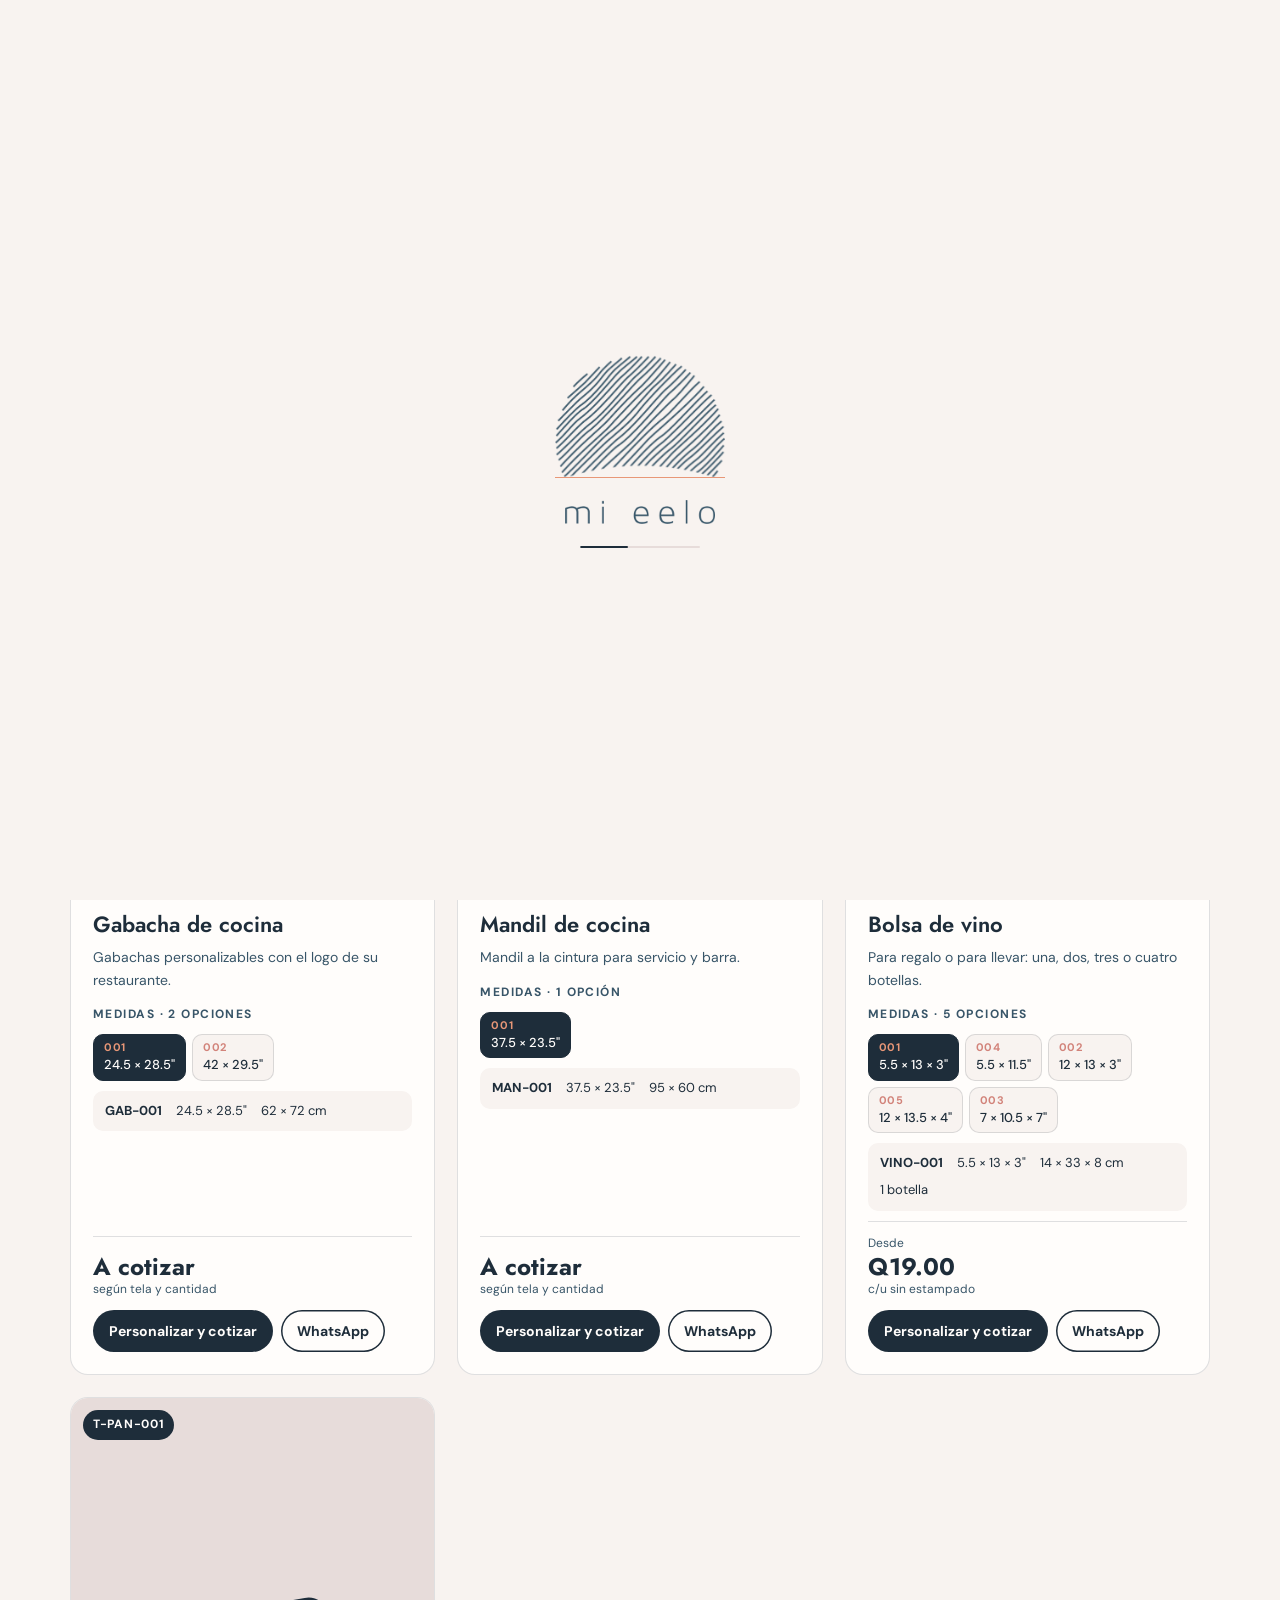
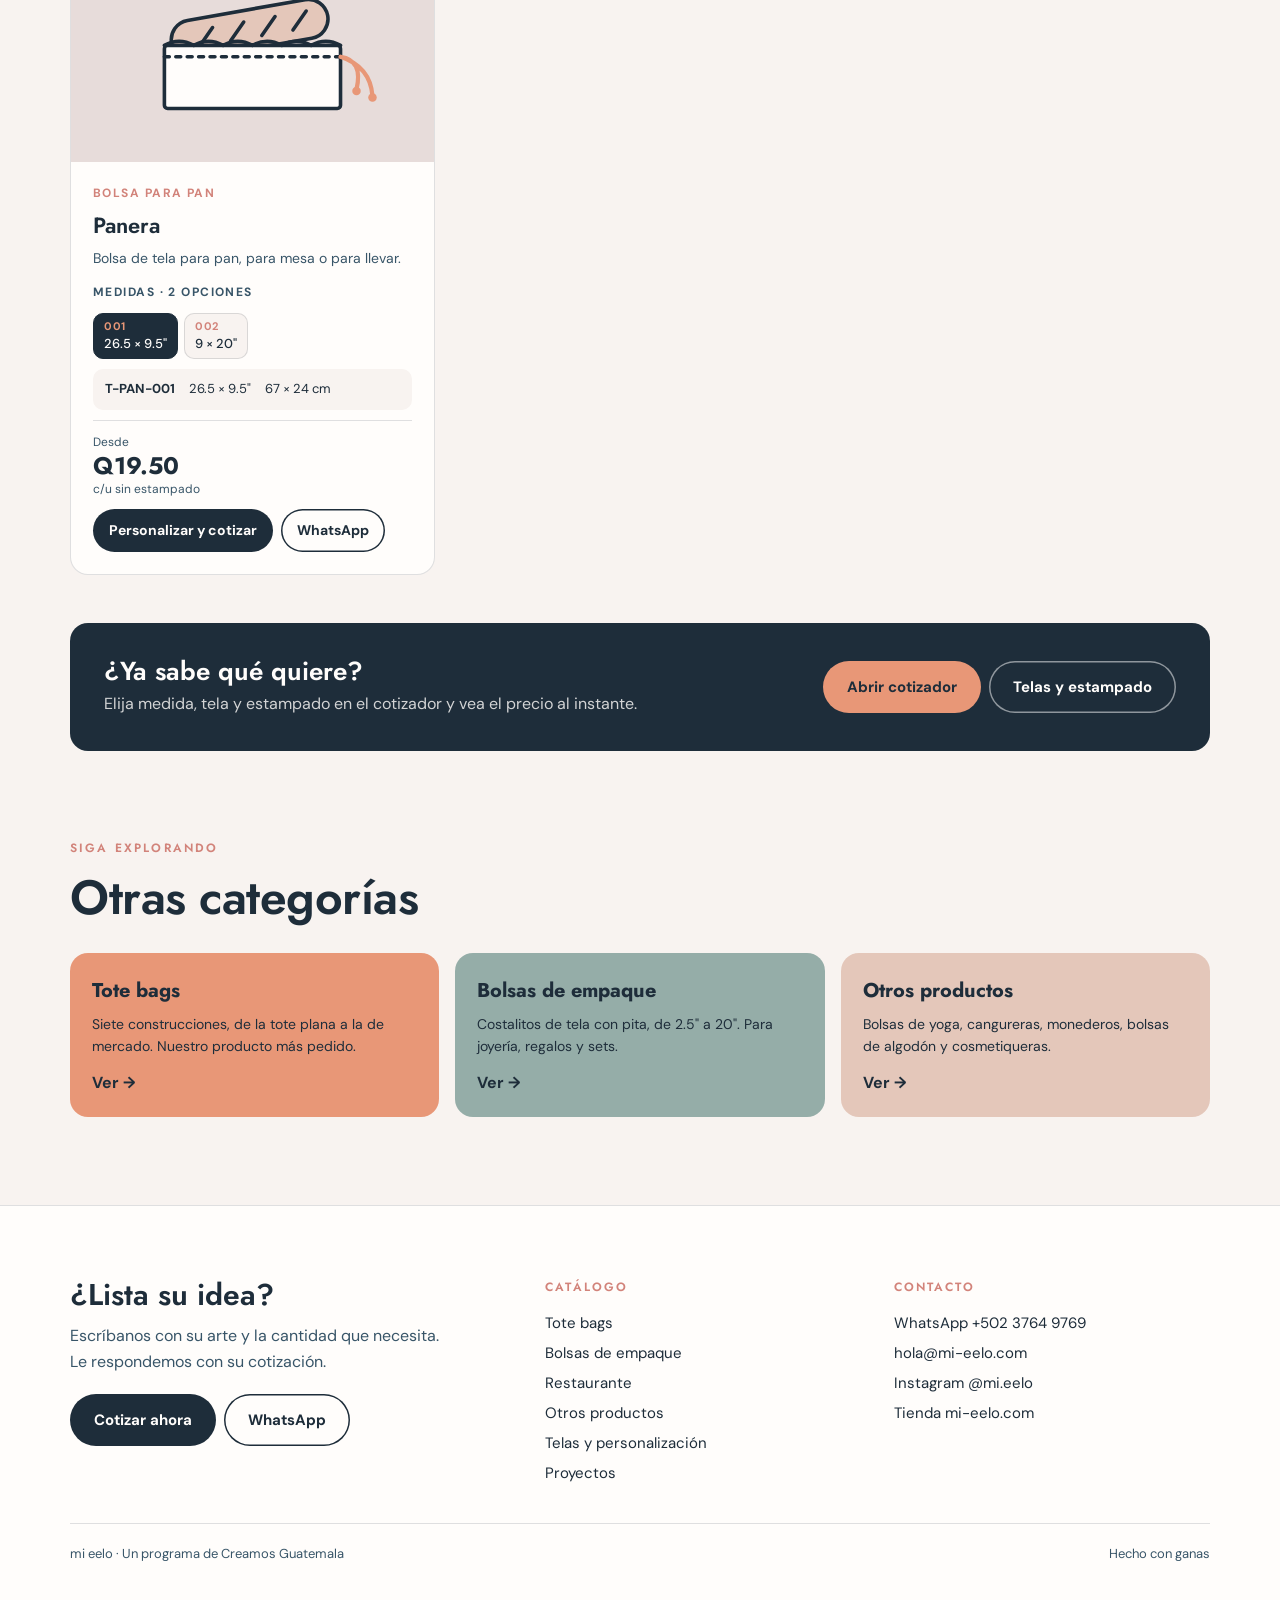
<file: restaurante.html>
<!doctype html>
<html lang="es">
<head>
<meta charset="utf-8">
<meta name="viewport" content="width=device-width, initial-scale=1">
<title>Restaurante · mi eelo</title>
<meta name="description" content="Gabachas, mandiles, bolsas de vino y paneras personalizadas para restaurantes.">
<link rel="preconnect" href="https://fonts.googleapis.com">
<link rel="preconnect" href="https://fonts.gstatic.com" crossorigin>
<link href="https://fonts.googleapis.com/css2?family=DM+Sans:opsz,wght@9..40,400;9..40,500;9..40,700&family=Jost:wght@400;500;600;700&display=swap" rel="stylesheet">
<link rel="stylesheet" href="assets/estilos.css?v=6">
</head>
<body data-pagina="restaurante">
<div id="cargador" aria-hidden="true">
  <div class="cg-logo">
    <div class="cg-sol"><img src="assets/img/logo-sol.png" alt=""></div>
    <img class="cg-txt" src="assets/img/logo-texto.png" alt="">
    <div class="cg-barra"><i></i></div>
  </div>
</div>
<script>try{var c=document.getElementById('cargador');if(sessionStorage.getItem('mieelo-visto'))c.classList.add('rapido');sessionStorage.setItem('mieelo-visto','1')}catch(e){}</script>
<div id="encabezado"></div>
<header class="cabecera"><div class="wrap">
  <div class="migas"><a href="index.html">Inicio</a> / Restaurante</div>
  <div class="eyebrow">Restaurante</div>
  <h1>Textiles para su cocina y su mesa.</h1>
  <p class="lead">Gabachas y mandiles para su equipo, bolsas de vino para regalo y paneras para servicio, con el logo de su restaurante.</p>
</div></header>
<section style="padding-top:0"><div class="wrap">
  <div id="catalogo"></div>
  
  <div class="banda-cta"><div><h3>¿Ya sabe qué quiere?</h3><p>Elija medida, tela y estampado en el cotizador y vea el precio al instante.</p></div>
    <div class="botonera"><a href="cotizador.html" class="btn btn-terra">Abrir cotizador</a><a href="personalizacion.html" class="btn btn-ghost" style="color:#FFFDFB;box-shadow:inset 0 0 0 1.5px rgba(255,255,255,.5)">Telas y estampado</a></div></div>
</div></section>
<section style="padding-top:0"><div class="wrap">
  <div class="eyebrow">Siga explorando</div><h2>Otras categorías</h2>
  <div class="otras" id="otrasCategorias"></div>
</div></section>
<div id="pie"></div>
<script src="assets/datos.js?v=6"></script>
<script src="assets/app.js?v=6"></script>
</body>
</html>
</file>
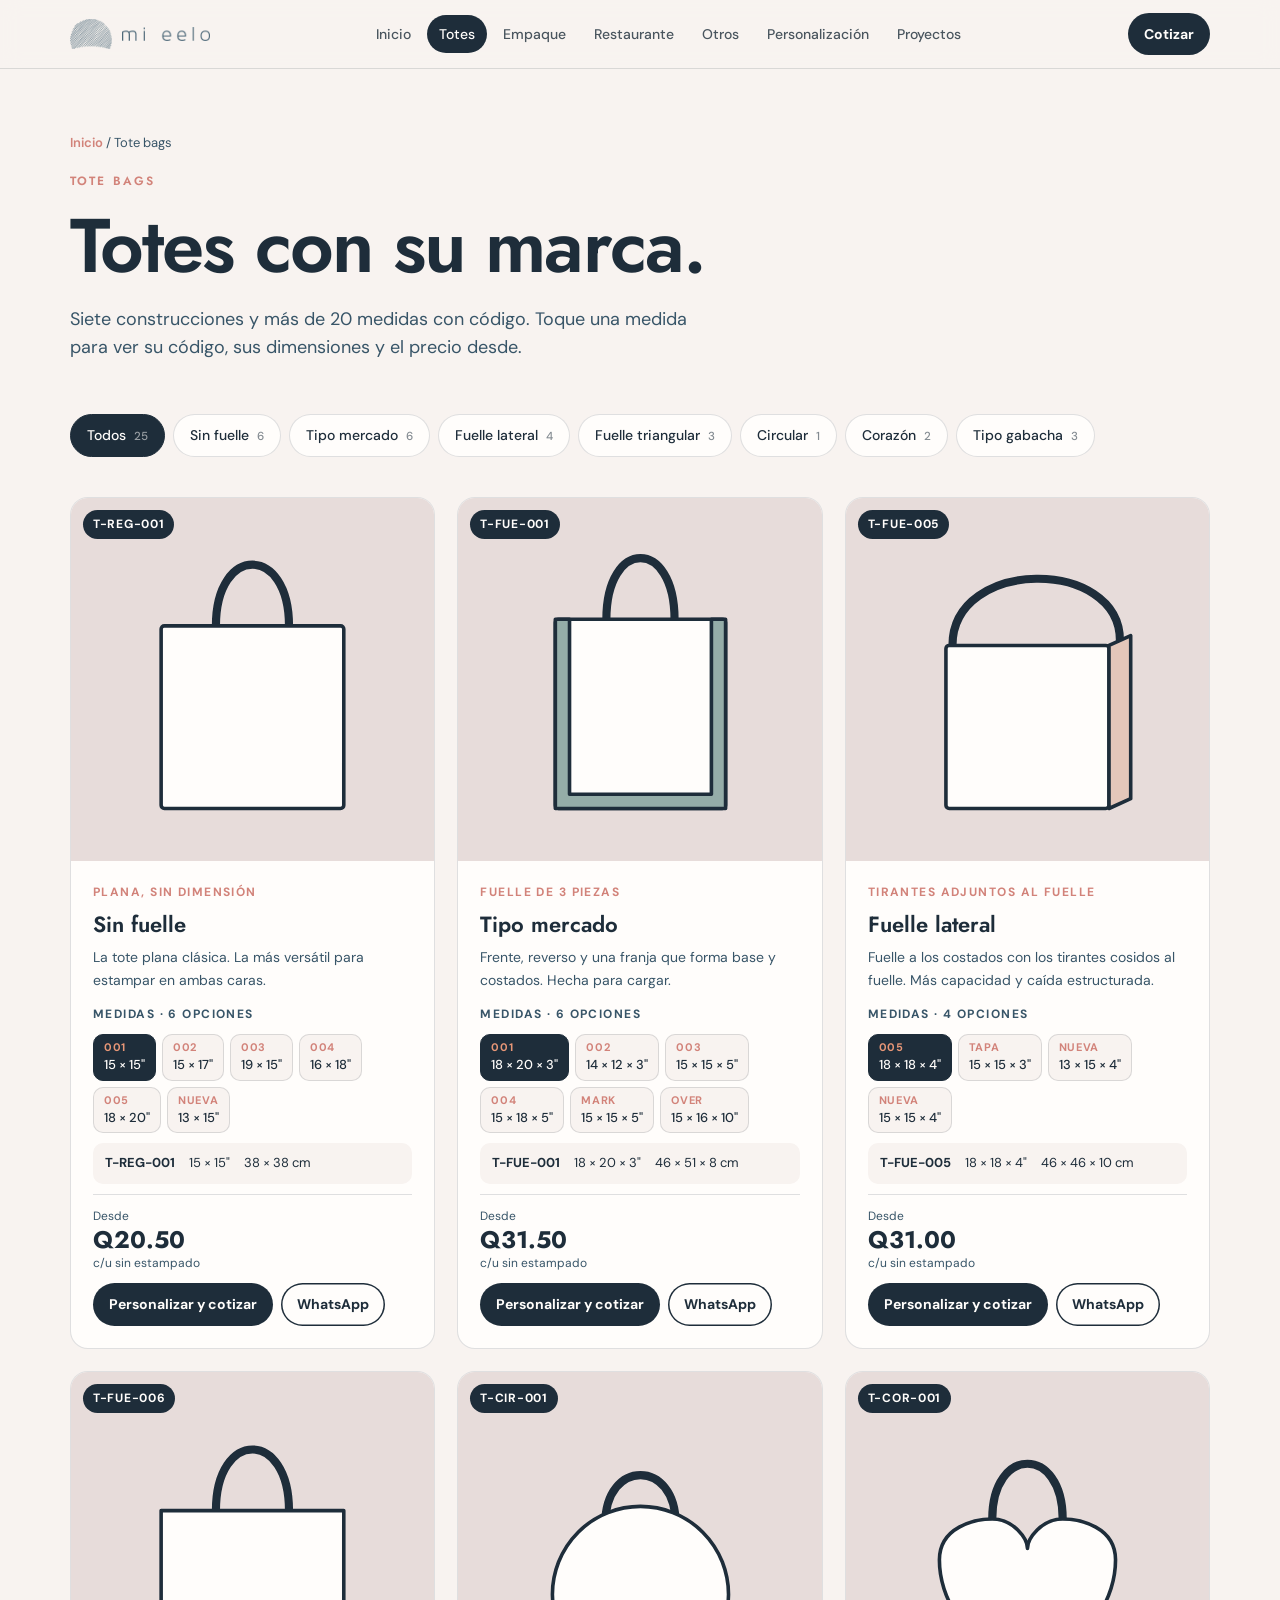
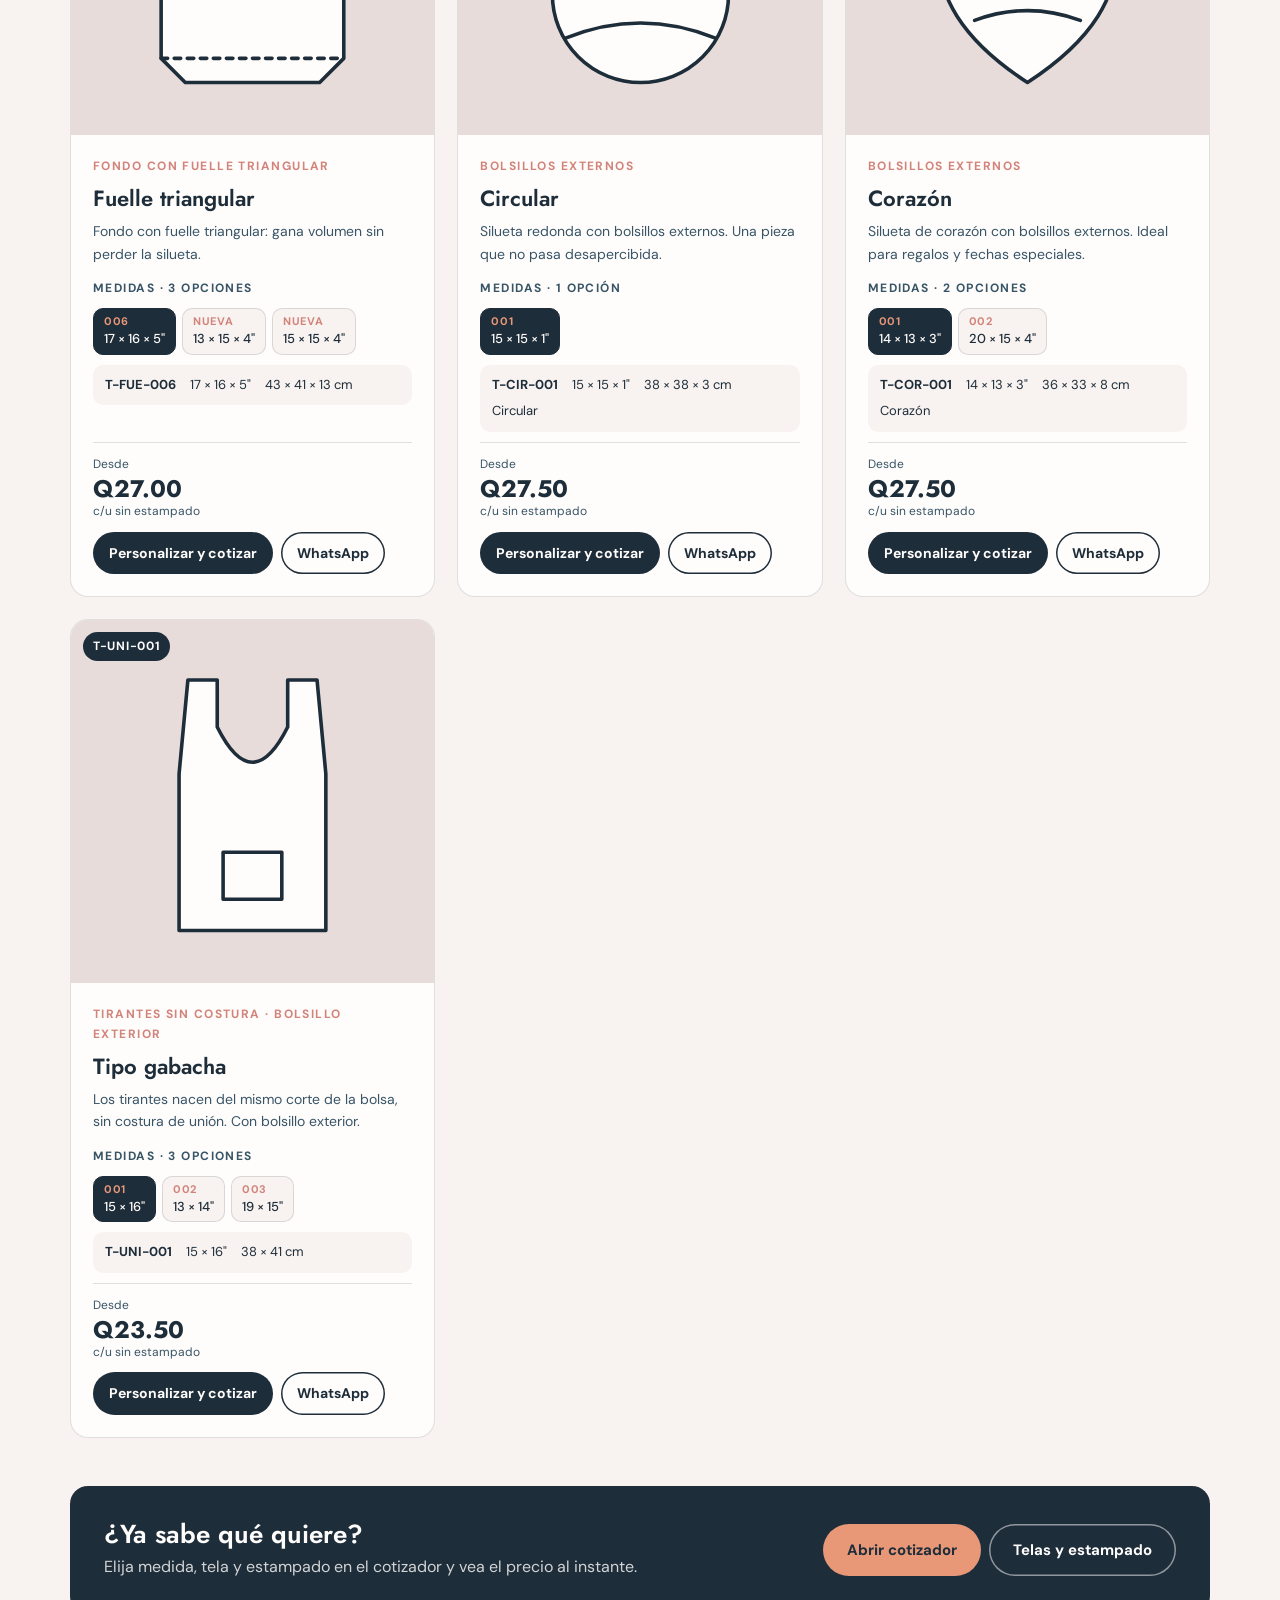
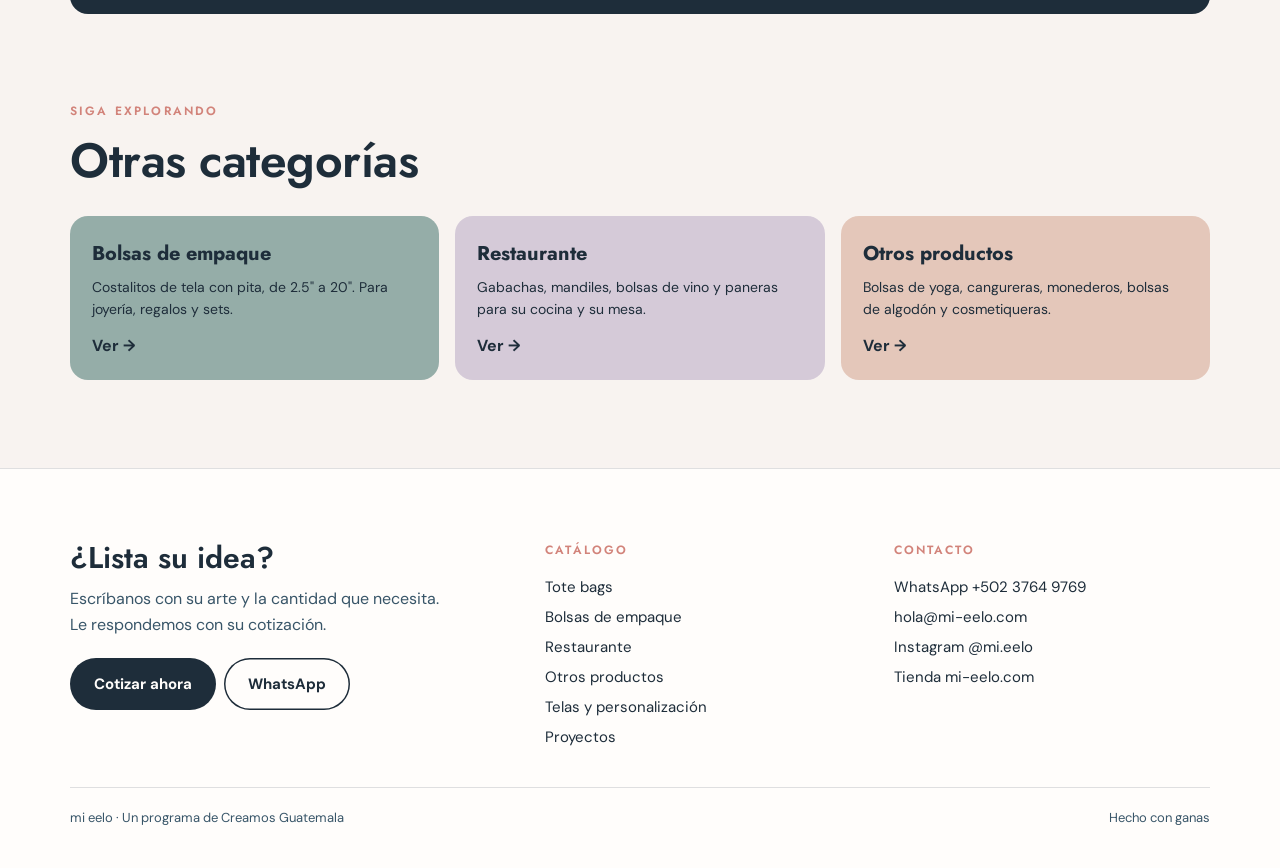
<file: totes.html>
<!doctype html>
<html lang="es">
<head>
<meta charset="utf-8">
<meta name="viewport" content="width=device-width, initial-scale=1">
<title>Tote bags · mi eelo</title>
<meta name="description" content="Totes personalizadas: sin fuelle, tipo mercado, fuelle lateral, triangular, circular y tipo gabacha.">
<link rel="preconnect" href="https://fonts.googleapis.com">
<link rel="preconnect" href="https://fonts.gstatic.com" crossorigin>
<link href="https://fonts.googleapis.com/css2?family=DM+Sans:opsz,wght@9..40,400;9..40,500;9..40,700&family=Jost:wght@400;500;600;700&display=swap" rel="stylesheet">
<link rel="stylesheet" href="assets/estilos.css?v=6">
</head>
<body data-pagina="totes">
<div id="cargador" aria-hidden="true">
  <div class="cg-logo">
    <div class="cg-sol"><img src="assets/img/logo-sol.png" alt=""></div>
    <img class="cg-txt" src="assets/img/logo-texto.png" alt="">
    <div class="cg-barra"><i></i></div>
  </div>
</div>
<script>try{var c=document.getElementById('cargador');if(sessionStorage.getItem('mieelo-visto'))c.classList.add('rapido');sessionStorage.setItem('mieelo-visto','1')}catch(e){}</script>
<div id="encabezado"></div>
<header class="cabecera"><div class="wrap">
  <div class="migas"><a href="index.html">Inicio</a> / Tote bags</div>
  <div class="eyebrow">Tote bags</div>
  <h1>Totes con su marca.</h1>
  <p class="lead">Siete construcciones y más de 20 medidas con código. Toque una medida para ver su código, sus dimensiones y el precio desde.</p>
</div></header>
<section style="padding-top:0"><div class="wrap">
  <div id="catalogo"></div>
  
  <div class="banda-cta"><div><h3>¿Ya sabe qué quiere?</h3><p>Elija medida, tela y estampado en el cotizador y vea el precio al instante.</p></div>
    <div class="botonera"><a href="cotizador.html" class="btn btn-terra">Abrir cotizador</a><a href="personalizacion.html" class="btn btn-ghost" style="color:#FFFDFB;box-shadow:inset 0 0 0 1.5px rgba(255,255,255,.5)">Telas y estampado</a></div></div>
</div></section>
<section style="padding-top:0"><div class="wrap">
  <div class="eyebrow">Siga explorando</div><h2>Otras categorías</h2>
  <div class="otras" id="otrasCategorias"></div>
</div></section>
<div id="pie"></div>
<script src="assets/datos.js?v=6"></script>
<script src="assets/app.js?v=6"></script>
</body>
</html>
</file>
<file: assets/estilos.css>
/* =========================================================
   mi eelo · estilos del catálogo (Brandbook 2020)
   Mission Gothic es la tipografía de marca: si tienen el archivo,
   agreguen un @font-face aquí y se usará automáticamente.
   Mientras tanto se muestra Jost como sustituto.
   ========================================================= */
:root{
  --navy:#1E2D3A; --azul:#385568; --blush:#E7DCDA; --arena:#E4C7BA; --lino:#D8C8BE;
  --coral:#D2837A; --terra:#E89777; --gris:#B1AAB2; --salvia:#95ADA8; --lila:#D5CAD8;
  --papel:#F8F3F0; --blanco:#FFFDFB; --linea:rgba(30,45,58,.14);
  --f-marca:'Mission Gothic','Jost',system-ui,sans-serif;
  --f-texto:'DM Sans',system-ui,sans-serif;
  --radio:18px;
}
*{box-sizing:border-box}
html{scroll-behavior:smooth}
body{margin:0;background:var(--papel);color:var(--navy);font-family:var(--f-texto);font-size:16px;line-height:1.6;-webkit-font-smoothing:antialiased}
img,svg{display:block;max-width:100%}
a{color:inherit}
h1,h2,h3,h4{font-family:var(--f-marca);font-weight:600;line-height:1.1;margin:0}
h1{font-size:clamp(40px,6vw,76px);letter-spacing:-.025em}
h2{font-size:clamp(30px,4.2vw,48px);letter-spacing:-.01em}
h3{font-size:22px}
p{margin:0}
.wrap{max-width:1180px;margin:0 auto;padding:0 20px}
section{padding:88px 0;position:relative}
.eyebrow{font-family:var(--f-marca);text-transform:uppercase;letter-spacing:.18em;font-size:12px;font-weight:600;color:var(--coral);margin-bottom:14px}
.lead{font-size:18px;color:var(--azul);max-width:640px;margin-top:16px}
.muted{color:var(--azul)}
.oculto{display:none!important}
.btn{display:inline-flex;align-items:center;justify-content:center;gap:8px;padding:14px 24px;border-radius:999px;font-weight:700;text-decoration:none;border:0;cursor:pointer;font-family:var(--f-texto);font-size:15px;transition:transform .15s,background .15s;white-space:nowrap}
.btn:hover{transform:translateY(-1px)}
.btn-sm{padding:10px 16px;font-size:14px}
.btn-primary{background:var(--navy);color:var(--blanco)}
.btn-primary:hover{background:var(--azul)}
.btn-ghost{background:transparent;color:var(--navy);box-shadow:inset 0 0 0 1.5px var(--navy)}
.btn-terra{background:var(--terra);color:var(--navy)}
.botonera{display:flex;gap:8px;flex-wrap:wrap}

/* NAV */
.nav{position:sticky;top:0;z-index:50;background:rgba(248,243,240,.92);backdrop-filter:blur(10px);border-bottom:1px solid var(--linea)}
.nav .wrap{display:flex;align-items:center;justify-content:space-between;height:68px;gap:16px}
.logo{font-family:var(--f-marca);font-size:26px;font-weight:600;letter-spacing:-.02em;text-decoration:none;flex:none}
.logo span{color:var(--terra)}
.nav ul{display:flex;gap:4px;list-style:none;margin:0;padding:0;font-size:14px;font-weight:500}
.nav ul a{text-decoration:none;padding:8px 12px;border-radius:999px;display:block;opacity:.8}
.nav ul a:hover{opacity:1;background:var(--blush)}
.nav ul a.activo{opacity:1;background:var(--navy);color:var(--blanco)}
.nav-der{display:flex;gap:10px;align-items:center}
.hamburguesa{display:none;width:42px;height:42px;border:0;background:var(--blush);border-radius:50%;cursor:pointer;flex-direction:column;justify-content:center;align-items:center;gap:4px}
.hamburguesa span{width:18px;height:2px;background:var(--navy);display:block}
@media(max-width:1020px){
  .hamburguesa{display:flex}
  .nav ul{display:none;position:absolute;top:68px;left:0;right:0;background:var(--papel);flex-direction:column;padding:12px 20px 20px;border-bottom:1px solid var(--linea)}
  .nav ul.abierto{display:flex}
  .nav ul a{padding:12px 14px}
}

/* CABECERA DE PÁGINA */
.cabecera{padding:64px 0 40px}
.cabecera .migas{font-size:13px;color:var(--azul);margin-bottom:18px}
.cabecera .migas a{text-decoration:none;color:var(--coral);font-weight:600}

/* HERO */
.hero{padding:64px 0 80px;overflow:hidden}
.hero .wrap{display:grid;grid-template-columns:1.1fr .9fr;gap:40px;align-items:center}
.hero h1 em{font-style:normal;color:var(--terra)}
.hero .lead{font-size:19px}
.hero .botonera{margin-top:30px}
.hero-art{position:relative;aspect-ratio:1/1}
.hero-art .sol{position:absolute;inset:6%;border-radius:50%;background:var(--terra)}
.hero-art .sol2{position:absolute;width:38%;aspect-ratio:1;border-radius:50%;background:var(--salvia);right:-4%;bottom:2%;opacity:.9}
.hero-art svg{position:absolute;inset:8% 14%;width:72%;height:auto}
.hero-meta{display:flex;gap:28px;margin-top:36px;flex-wrap:wrap}
.hero-meta div{font-size:14px;color:var(--azul)}
.hero-meta b{display:block;font-family:var(--f-marca);font-size:28px;color:var(--navy);font-weight:600}
@media(max-width:860px){.hero .wrap{grid-template-columns:1fr}.hero-art{max-width:360px;margin:0 auto;width:100%}}

/* PASOS */
.pasos{background:var(--navy);color:var(--blanco);padding:44px 0}
.pasos ol{list-style:none;margin:0;padding:0;display:grid;grid-template-columns:repeat(4,1fr);gap:20px}
.pasos li{display:flex;gap:14px;align-items:flex-start}
.pasos .n{flex:none;width:36px;height:36px;border-radius:50%;background:var(--terra);color:var(--navy);display:grid;place-items:center;font-family:var(--f-marca);font-weight:700}
.pasos b{display:block;font-family:var(--f-marca);font-size:18px}
.pasos span{font-size:14px;opacity:.75}
@media(max-width:860px){.pasos ol{grid-template-columns:1fr 1fr}}
@media(max-width:520px){.pasos ol{grid-template-columns:1fr}}

/* CATEGORÍAS (inicio) */
.grid-cat{display:grid;grid-template-columns:repeat(2,1fr);gap:20px;margin-top:40px}
.cat{display:grid;grid-template-columns:44% 1fr;background:var(--blanco);border-radius:var(--radio);overflow:hidden;text-decoration:none;border:1px solid var(--linea);transition:transform .2s,box-shadow .2s}
.cat:hover{transform:translateY(-3px);box-shadow:0 14px 30px -18px rgba(30,45,58,.4)}
.cat-foto{background:var(--c);display:grid;place-items:center;min-height:220px;overflow:hidden}
.cat-foto img{width:100%;height:100%;object-fit:cover}
.cat-txt{padding:24px;display:flex;flex-direction:column;gap:10px}
.cat-txt p{font-size:15px;color:var(--azul)}
.cat-pie{margin-top:auto;display:flex;justify-content:space-between;gap:10px;flex-wrap:wrap;font-size:13px;color:var(--azul);padding-top:12px;border-top:1px solid var(--linea)}
.cat-pie i{font-style:normal;font-weight:700;color:var(--coral)}
@media(max-width:860px){.grid-cat{grid-template-columns:1fr}}
@media(max-width:480px){.cat{grid-template-columns:1fr}.cat-foto{min-height:180px}}
.atajos{display:grid;grid-template-columns:repeat(7,1fr);gap:12px;margin-top:32px}
.atajo{background:var(--blanco);border-radius:16px;padding:16px 12px;text-align:center;text-decoration:none;border:1px solid var(--linea);transition:border-color .2s}
.atajo:hover{border-color:var(--navy)}
.atajo svg{height:84px;width:auto;margin:0 auto 8px}
.atajo b{display:block;font-family:var(--f-marca);font-size:15px}
.atajo span{font-size:12px;color:var(--azul)}
@media(max-width:860px){.atajos{grid-template-columns:repeat(3,1fr)}}

/* FILTROS Y TARJETAS DE PRODUCTO */
.filtros{display:flex;gap:8px;flex-wrap:wrap;margin-bottom:28px;position:sticky;top:68px;z-index:5;background:var(--papel);padding:12px 0}
.filtros button{font:inherit;font-size:14px;font-weight:500;padding:9px 16px;border-radius:999px;border:1.5px solid var(--linea);background:var(--blanco);cursor:pointer;color:var(--navy)}
.filtros button small{opacity:.55;margin-left:4px}
.filtros button.on{background:var(--navy);color:var(--blanco);border-color:var(--navy)}
.grid-productos{display:grid;grid-template-columns:repeat(3,1fr);gap:22px}
.producto{background:var(--blanco);border-radius:var(--radio);overflow:hidden;display:flex;flex-direction:column;border:1px solid var(--linea)}
.producto .foto{position:relative;background:var(--blush);aspect-ratio:1/1;overflow:hidden}
.producto .foto img{width:100%;height:100%;object-fit:cover}
.ilus-respaldo{width:100%;height:100%;display:grid;place-items:center;padding:30px}
.ilus-respaldo svg{height:100%;width:auto}
.badge-cod{position:absolute;top:12px;left:12px;background:var(--navy);color:var(--blanco);font-size:12px;font-weight:700;letter-spacing:.06em;padding:5px 10px;border-radius:999px}
.miniaturas{position:absolute;bottom:12px;left:0;right:0;display:flex;justify-content:center;gap:6px}
.miniaturas button{width:10px;height:10px;border-radius:50%;border:0;background:rgba(255,255,255,.7);cursor:pointer;padding:0;box-shadow:0 0 0 1px rgba(30,45,58,.25)}
.miniaturas button.on{background:var(--navy)}
.producto .cuerpo{padding:22px;display:flex;flex-direction:column;gap:10px;flex:1}
.producto .rasgo{font-size:12px;text-transform:uppercase;letter-spacing:.12em;color:var(--coral);font-weight:700}
.producto p{font-size:14px;color:var(--azul)}
.lbl,.sub-lbl{font-size:12px;text-transform:uppercase;letter-spacing:.12em;font-weight:700;color:var(--azul);margin-top:4px}
.variantes{display:flex;gap:6px;flex-wrap:wrap}
.variantes button{font:inherit;border:1.5px solid var(--linea);background:var(--papel);border-radius:10px;padding:6px 10px;cursor:pointer;text-align:left;line-height:1.2;color:var(--navy)}
.variantes button b{display:block;font-size:11px;letter-spacing:.06em;color:var(--coral)}
.variantes button span{font-size:13px;font-weight:500}
.variantes button.on{background:var(--navy);color:var(--blanco);border-color:var(--navy)}
.variantes button.on b{color:var(--terra)}
.ficha{display:flex;flex-wrap:wrap;gap:6px 14px;font-size:13px;background:var(--papel);border-radius:10px;padding:10px 12px}
.ficha span{white-space:nowrap}
.pie-prod{margin-top:auto;padding-top:14px;border-top:1px solid var(--linea);display:flex;flex-direction:column;gap:12px}
.desde{font-size:12px;color:var(--azul);line-height:1.3}
.desde b{display:block;font-family:var(--f-marca);font-size:24px;color:var(--navy)}
@media(max-width:1000px){.grid-productos{grid-template-columns:1fr 1fr}}
@media(max-width:620px){.grid-productos{grid-template-columns:1fr}}
.otras{display:grid;grid-template-columns:repeat(3,1fr);gap:16px;margin-top:28px}
.cat-mini{background:var(--c);border-radius:var(--radio);padding:22px;text-decoration:none;display:flex;flex-direction:column;gap:6px}
.cat-mini b{font-family:var(--f-marca);font-size:20px}
.cat-mini span{font-size:14px}
.cat-mini i{font-style:normal;font-weight:700;margin-top:6px}
@media(max-width:760px){.otras{grid-template-columns:1fr}}
.banda-cta{background:var(--navy);color:var(--blanco);border-radius:var(--radio);padding:34px;display:flex;justify-content:space-between;align-items:center;gap:20px;flex-wrap:wrap;margin-top:48px}
.banda-cta h3{font-size:26px}
.banda-cta p{opacity:.8;margin-top:6px}

/* TELAS */
.guia{display:grid;grid-template-columns:repeat(3,1fr);gap:18px;margin:40px 0}
.uso{border-radius:var(--radio);padding:26px}
.uso:nth-child(1){background:var(--lila)}
.uso:nth-child(2){background:var(--arena)}
.uso:nth-child(3){background:#C9D7D3}
.uso .q{font-size:13px;text-transform:uppercase;letter-spacing:.14em;font-weight:700;opacity:.7}
.uso h3{margin:10px 0 8px;font-size:21px}
.uso p{font-size:15px}
.uso .rec{margin-top:14px;font-weight:700;font-size:15px}
.grid-telas{display:grid;grid-template-columns:repeat(3,1fr);gap:16px}
.tela{border:1px solid var(--linea);border-radius:var(--radio);padding:22px;display:flex;flex-direction:column;gap:10px;background:var(--blanco)}
.tela .muestra,.sw{background-image:repeating-linear-gradient(0deg,rgba(255,255,255,.3) 0 1px,transparent 1px 4px),repeating-linear-gradient(90deg,rgba(30,45,58,.07) 0 1px,transparent 1px 4px)}
.tela .muestra{height:64px;border-radius:12px}
.tela .fam{font-size:12px;text-transform:uppercase;letter-spacing:.14em;color:var(--coral);font-weight:700}
.tela p{font-size:14px;color:var(--azul)}
.tela .btn{margin-top:auto;align-self:flex-start}
.medidor{display:grid;grid-template-columns:120px 1fr;gap:6px 10px;font-size:13px;align-items:center}
.puntos{display:inline-flex;gap:4px;vertical-align:middle}
.puntos i{width:11px;height:11px;border-radius:50%;background:var(--linea)}
.puntos i.on{background:var(--navy)}
.aptitud{display:flex;gap:6px;flex-wrap:wrap}
.aptitud span{font-size:12px;padding:3px 10px;border-radius:999px;background:var(--papel);border:1px solid var(--linea)}
@media(max-width:960px){.guia,.grid-telas{grid-template-columns:1fr 1fr}}
@media(max-width:600px){.guia,.grid-telas{grid-template-columns:1fr}}

/* TÉCNICAS */
.tecnicas{display:grid;grid-template-columns:1fr 1fr;gap:22px;margin-top:40px}
.tecnica{background:var(--blanco);border-radius:var(--radio);padding:30px;border:1px solid var(--linea)}
.tecnica h3{font-size:28px;margin-bottom:6px}
.tecnica .sub{color:var(--azul);margin-bottom:18px}
.tecnica ul{padding-left:18px;margin:0 0 20px;font-size:15px}
.tecnica li{margin-bottom:6px}
table.precios{width:100%;border-collapse:collapse;font-size:15px}
table.precios th,table.precios td{text-align:left;padding:10px 0;border-bottom:1px solid var(--linea)}
table.precios th{font-size:12px;text-transform:uppercase;letter-spacing:.12em;color:var(--azul);font-weight:700}
table.precios td:last-child,table.precios th:last-child{text-align:right}
.nota{font-size:13px;color:var(--azul);margin-top:12px}
.simulador{margin-top:22px;display:grid;grid-template-columns:1fr 220px;gap:28px;background:var(--navy);color:var(--blanco);border-radius:var(--radio);padding:34px}
.simulador h3{font-size:26px;margin-bottom:8px}
.simulador p{opacity:.8;font-size:15px}
.sim-ctrl{display:flex;gap:8px;flex-wrap:wrap;margin:20px 0}
.sim-ctrl button{background:transparent;color:var(--blanco);border:1.5px solid rgba(255,255,255,.35);border-radius:999px;padding:8px 14px;font:inherit;font-size:14px;cursor:pointer}
.sim-ctrl button.on{background:var(--terra);border-color:var(--terra);color:var(--navy);font-weight:700}
.sim-custom{display:flex;gap:10px;align-items:center;font-size:14px;flex-wrap:wrap}
.simulador .sim-custom input{width:76px;padding:8px;border-radius:10px;border:0;font:inherit;color:var(--navy)}
.sim-res{display:flex;gap:32px;margin-top:24px;flex-wrap:wrap}
.sim-res b{display:block;font-family:var(--f-marca);font-size:36px;color:var(--terra)}
.sim-res span{font-size:13px;opacity:.75}
.metro{background:var(--blanco);border-radius:6px;padding:6px}
.metro-lbl{font-size:12px;opacity:.7;text-align:center;margin-top:8px}
.caras{display:grid;grid-template-columns:repeat(3,1fr);gap:16px;margin-top:22px}
.cara{background:var(--blush);border-radius:var(--radio);padding:22px}
.cara h4{font-size:19px;margin-bottom:6px}
.cara p{font-size:14px;color:var(--azul)}
@media(max-width:860px){.tecnicas,.simulador,.caras{grid-template-columns:1fr}.metro-box{max-width:220px}}

/* VOLUMEN */
.escalas{display:grid;grid-template-columns:repeat(4,1fr);gap:14px;margin-top:36px}
.escala{background:var(--blanco);border-radius:var(--radio);padding:24px}
.escala .rango{font-family:var(--f-marca);font-size:22px;font-weight:600}
.escala .uds{font-size:13px;color:var(--azul)}
.escala .px{font-family:var(--f-marca);font-size:34px;font-weight:600;margin-top:16px}
.escala .ahorro{font-size:13px;color:var(--coral);font-weight:700;min-height:20px}
.escala.dest{background:var(--navy);color:var(--blanco)}
.escala.dest .uds{color:var(--lino)}
.escala.dest .ahorro{color:var(--terra)}
@media(max-width:860px){.escalas{grid-template-columns:1fr 1fr}}

/* COTIZADOR */
.cot{display:grid;grid-template-columns:1.3fr .8fr;gap:28px;align-items:start}
.form{background:var(--blanco);border-radius:var(--radio);padding:30px;border:1px solid var(--linea);display:flex;flex-direction:column;gap:30px}
.grupo{display:flex;flex-direction:column;gap:12px}
.grupo h4{font-size:15px;text-transform:uppercase;letter-spacing:.12em;display:flex;gap:10px;align-items:center}
.grupo h4 .n{width:26px;height:26px;border-radius:50%;background:var(--terra);display:grid;place-items:center;font-size:13px}
.seg{display:flex;gap:8px;flex-wrap:wrap}
.seg button{font:inherit;font-size:14px;font-weight:500;padding:9px 16px;border-radius:999px;border:1.5px solid var(--linea);background:var(--papel);cursor:pointer;color:var(--navy);line-height:1.25;text-align:left}
.seg button small{display:block;font-size:11px;opacity:.7;font-weight:400}
.seg button.on{background:var(--navy);color:var(--blanco);border-color:var(--navy)}
.seg-cat button{padding:11px 20px;font-weight:700}
.seg-cat button.on{background:var(--terra);border-color:var(--terra);color:var(--navy)}
.seg-var button{border-radius:12px;padding:8px 12px}
.seg-var button b{font-size:12px;letter-spacing:.04em}
.telas-sel{display:grid;grid-template-columns:repeat(3,1fr);gap:10px}
.telas-sel button{font:inherit;text-align:left;border:1.5px solid var(--linea);background:var(--papel);border-radius:14px;padding:12px;cursor:pointer;display:flex;flex-direction:column;gap:4px;color:var(--navy)}
.telas-sel .sw{height:28px;border-radius:8px;display:block;margin-bottom:4px}
.telas-sel b{font-size:15px}
.telas-sel small{font-size:12px;color:var(--azul)}
.mini-med{font-size:11px;color:var(--azul);display:flex;justify-content:space-between;align-items:center}
.mini-med .puntos i{width:7px;height:7px}
.telas-sel button.on{border-color:var(--navy);box-shadow:inset 0 0 0 1.5px var(--navy);background:var(--blanco)}
.ayuda{font-size:13px;color:var(--azul)}
.ayuda a{color:var(--coral);font-weight:700}
.cara-box{border:1px dashed var(--linea);border-radius:14px;padding:16px;display:flex;flex-direction:column;gap:10px}
.cara-box .tit{font-weight:700;font-size:14px}
.fila{display:grid;grid-template-columns:1fr 1fr;gap:12px}
label.campo{display:flex;flex-direction:column;gap:6px;font-size:13px;font-weight:500;color:var(--azul)}
select,input[type=number]{font:inherit;font-size:15px;color:var(--navy);padding:11px 12px;border-radius:12px;border:1.5px solid var(--linea);background:var(--papel);width:100%}
input:focus,button:focus-visible,a:focus-visible{outline:2px solid var(--terra);outline-offset:2px}
.resumen{position:sticky;top:88px;background:var(--navy);color:var(--blanco);border-radius:var(--radio);padding:26px;display:flex;flex-direction:column;gap:14px}
.r-top{display:grid;grid-template-columns:96px 1fr;gap:16px;align-items:center}
.r-foto{width:96px;height:96px;border-radius:12px;overflow:hidden;background:var(--blush)}
.r-foto img{width:100%;height:100%;object-fit:cover}
.r-foto .ilus-respaldo{padding:10px}
.r-cod{display:inline-block;background:var(--terra);color:var(--navy);font-size:12px;font-weight:700;padding:3px 10px;border-radius:999px;letter-spacing:.06em}
.resumen .unit{font-family:var(--f-marca);font-size:48px;font-weight:600;line-height:1;color:var(--terra);margin-top:8px}
.resumen .unit small{font-size:15px;color:var(--lino);font-family:var(--f-texto);font-weight:400}
.resumen .config{font-size:14px;color:var(--lino)}
.desglose{font-size:14px;border-top:1px solid rgba(255,255,255,.15);padding-top:12px}
.desglose div{display:flex;justify-content:space-between;gap:10px;padding:4px 0}
.desglose p{opacity:.85;margin-bottom:8px}
.desglose .tot{font-weight:700;font-size:16px;border-top:1px solid rgba(255,255,255,.15);margin-top:6px;padding-top:10px}
.hint{background:rgba(232,151,119,.16);border-radius:12px;padding:12px 14px;font-size:14px}
.avisos div{background:rgba(255,255,255,.08);border-left:3px solid var(--terra);padding:10px 12px;border-radius:6px;font-size:13px;margin-bottom:8px}
.resumen .btn-ghost{color:var(--blanco);box-shadow:inset 0 0 0 1.5px rgba(255,255,255,.5)}
.legal{font-size:12px;color:var(--gris)}
@media(max-width:1000px){.cot{grid-template-columns:1fr}.resumen{position:static}}
@media(max-width:600px){.telas-sel{grid-template-columns:1fr 1fr}.fila{grid-template-columns:1fr}.form{padding:20px}}

/* PROCESO */
.proceso{display:grid;grid-template-columns:repeat(4,1fr);gap:20px;margin-top:36px;counter-reset:p}
.proceso div{border-top:2px solid var(--navy);padding-top:18px}
.proceso div::before{counter-increment:p;content:"0" counter(p);font-family:var(--f-marca);font-size:14px;color:var(--coral);font-weight:700}
.proceso h4{font-size:19px;margin:8px 0}
.proceso p{font-size:14px;color:var(--azul)}
@media(max-width:860px){.proceso{grid-template-columns:1fr 1fr}}
@media(max-width:520px){.proceso{grid-template-columns:1fr}}

/* HISTORIA */
.historia{background:var(--navy);color:var(--blanco);overflow:hidden}
.historia .wrap{display:grid;grid-template-columns:1fr 1fr;gap:48px;align-items:center}
.historia h2{font-size:clamp(36px,5vw,60px)}
.historia h2 em{font-style:normal;color:var(--terra)}
.historia p{opacity:.85;font-size:17px;margin-top:16px}
.historia .circulos{position:relative;aspect-ratio:1}
.historia .circulos i{position:absolute;border-radius:50%}
@media(max-width:860px){.historia .wrap{grid-template-columns:1fr}.historia .circulos{max-width:280px}}

/* GALERÍA */
.galeria{columns:3 280px;column-gap:16px;margin-top:36px}
.galeria figure{margin:0 0 16px;break-inside:avoid;border-radius:14px;overflow:hidden;background:var(--blush)}
.galeria img{width:100%;height:auto}

/* FOOTER */
footer{background:var(--blanco);padding:72px 0 40px;border-top:1px solid var(--linea)}
footer .wrap{display:grid;grid-template-columns:1.4fr 1fr 1fr;gap:32px}
footer h3{font-size:30px;margin-bottom:12px}
footer a:not(.btn){display:block;text-decoration:none;margin-bottom:6px;font-size:15px}
footer a:not(.btn):hover{color:var(--coral)}
footer .creditos{grid-column:1/-1;border-top:1px solid var(--linea);padding-top:20px;font-size:13px;color:var(--azul);display:flex;justify-content:space-between;flex-wrap:wrap;gap:10px}
@media(max-width:760px){footer .wrap{grid-template-columns:1fr}}

/* LOGO EN MENÚ */
.logo{display:flex;align-items:center;gap:10px}
.logo-sol{height:30px;width:auto}
.logo-txt{height:14px;width:auto}

/* CARGADOR: el sol de mi eelo sale sobre el horizonte */
#cargador{position:fixed;inset:0;z-index:999;background:var(--papel);display:grid;place-items:center;transition:opacity .55s ease,visibility .55s}
#cargador.fuera{opacity:0;visibility:hidden}
.cg-logo{display:flex;flex-direction:column;align-items:center;gap:22px;width:200px}
.cg-sol{width:170px;overflow:hidden;border-bottom:1.5px solid var(--terra);padding-top:4px}
.cg-sol img{width:100%;transform:translateY(105%);animation:sol-sale 1.1s cubic-bezier(.2,.7,.2,1) .1s forwards}
.cg-txt{width:150px;opacity:0;letter-spacing:.2em;animation:aparece .7s ease .8s forwards}
.cg-barra{width:120px;height:2px;background:var(--blush);border-radius:2px;overflow:hidden}
.cg-barra i{display:block;height:100%;width:40%;background:var(--navy);border-radius:2px;animation:barra 1.1s ease-in-out infinite}
@keyframes sol-sale{to{transform:translateY(0)}}
@keyframes aparece{from{opacity:0;transform:translateY(6px)}to{opacity:1;transform:none}}
@keyframes barra{0%{transform:translateX(-100%)}100%{transform:translateX(260%)}}
#cargador.rapido .cg-sol img{animation:none;transform:none}
#cargador.rapido .cg-txt{animation:none;opacity:1}
@media (prefers-reduced-motion:reduce){
  .cg-sol img{animation:none;transform:none}.cg-txt{animation:none;opacity:1}.cg-barra i{animation:none;width:100%}
}

/* SUBIR LOGO + VISTA PREVIA */
.opc{text-transform:none;letter-spacing:0;font-weight:400}
.subir{background:var(--papel);border-radius:16px;padding:18px;display:flex;flex-direction:column;gap:12px;border:1.5px solid var(--blush)}
.subir-tit b{display:block;font-family:var(--f-marca);font-size:18px}
.subir-tit span{font-size:13px;color:var(--azul)}
.subir-fila{display:flex;align-items:center;gap:12px;flex-wrap:wrap}
.subir-btn{position:relative;overflow:hidden}
.subir-btn input{position:absolute;inset:0;opacity:0;cursor:pointer}
.subir-btn:focus-within{outline:2px solid var(--terra);outline-offset:2px}
.subir-ok{display:flex;align-items:center;gap:8px;font-size:13px;font-weight:500;max-width:220px;overflow:hidden;text-overflow:ellipsis;white-space:nowrap}
.subir-ok img{width:32px;height:32px;object-fit:contain;background:var(--blanco);border-radius:6px;border:1px solid var(--linea)}
.quitar{border:0;background:var(--blush);width:28px;height:28px;border-radius:50%;cursor:pointer;font-size:16px;line-height:1;color:var(--navy)}
.seg-mini button{font-size:13px;padding:7px 12px}
.vista{display:grid;grid-template-columns:1fr 1fr;gap:12px}
.vista-cara{margin:0;background:var(--blanco);border-radius:14px;padding:12px;border:1px solid var(--linea)}
.vista-cara figcaption{font-size:12px;text-transform:uppercase;letter-spacing:.12em;font-weight:700;color:var(--azul);margin-bottom:6px}
.vista-cara svg{width:100%;height:auto;max-height:340px}
.vista-pie{font-size:12px;color:var(--azul);text-align:center;margin-top:4px}
.vista-pie.mal{color:#C0392B;font-weight:700}
@media(max-width:420px){.vista{grid-template-columns:1fr}}

/* Tamaño ajustable del logo en el cotizador */
.tam-logo{display:flex;flex-direction:column;gap:8px;margin-top:12px;padding:14px;border-radius:14px;background:var(--blanco);border:1.5px solid var(--blush)}
.tam-cab{display:flex;justify-content:space-between;align-items:baseline;gap:8px;flex-wrap:wrap;font-size:13px;font-weight:500;color:var(--azul)}
.tam-cab b{font-size:15px;color:var(--navy)}
.tam-logo input[type=range]{width:100%;accent-color:var(--terra);height:28px;cursor:pointer}
.tam-esc{display:flex;justify-content:space-between;font-size:11px;color:var(--azul)}
.tam-precio{margin:0;font-size:13px;color:var(--azul);line-height:1.5}
.tam-precio b{color:var(--navy)}
.tam-precio .ahorra{display:inline-block;margin-top:2px;padding:1px 8px;border-radius:999px;background:var(--salvia);color:var(--navy);font-weight:700}
.vista-med{font-size:12px;color:var(--azul);text-align:center}
</file>
